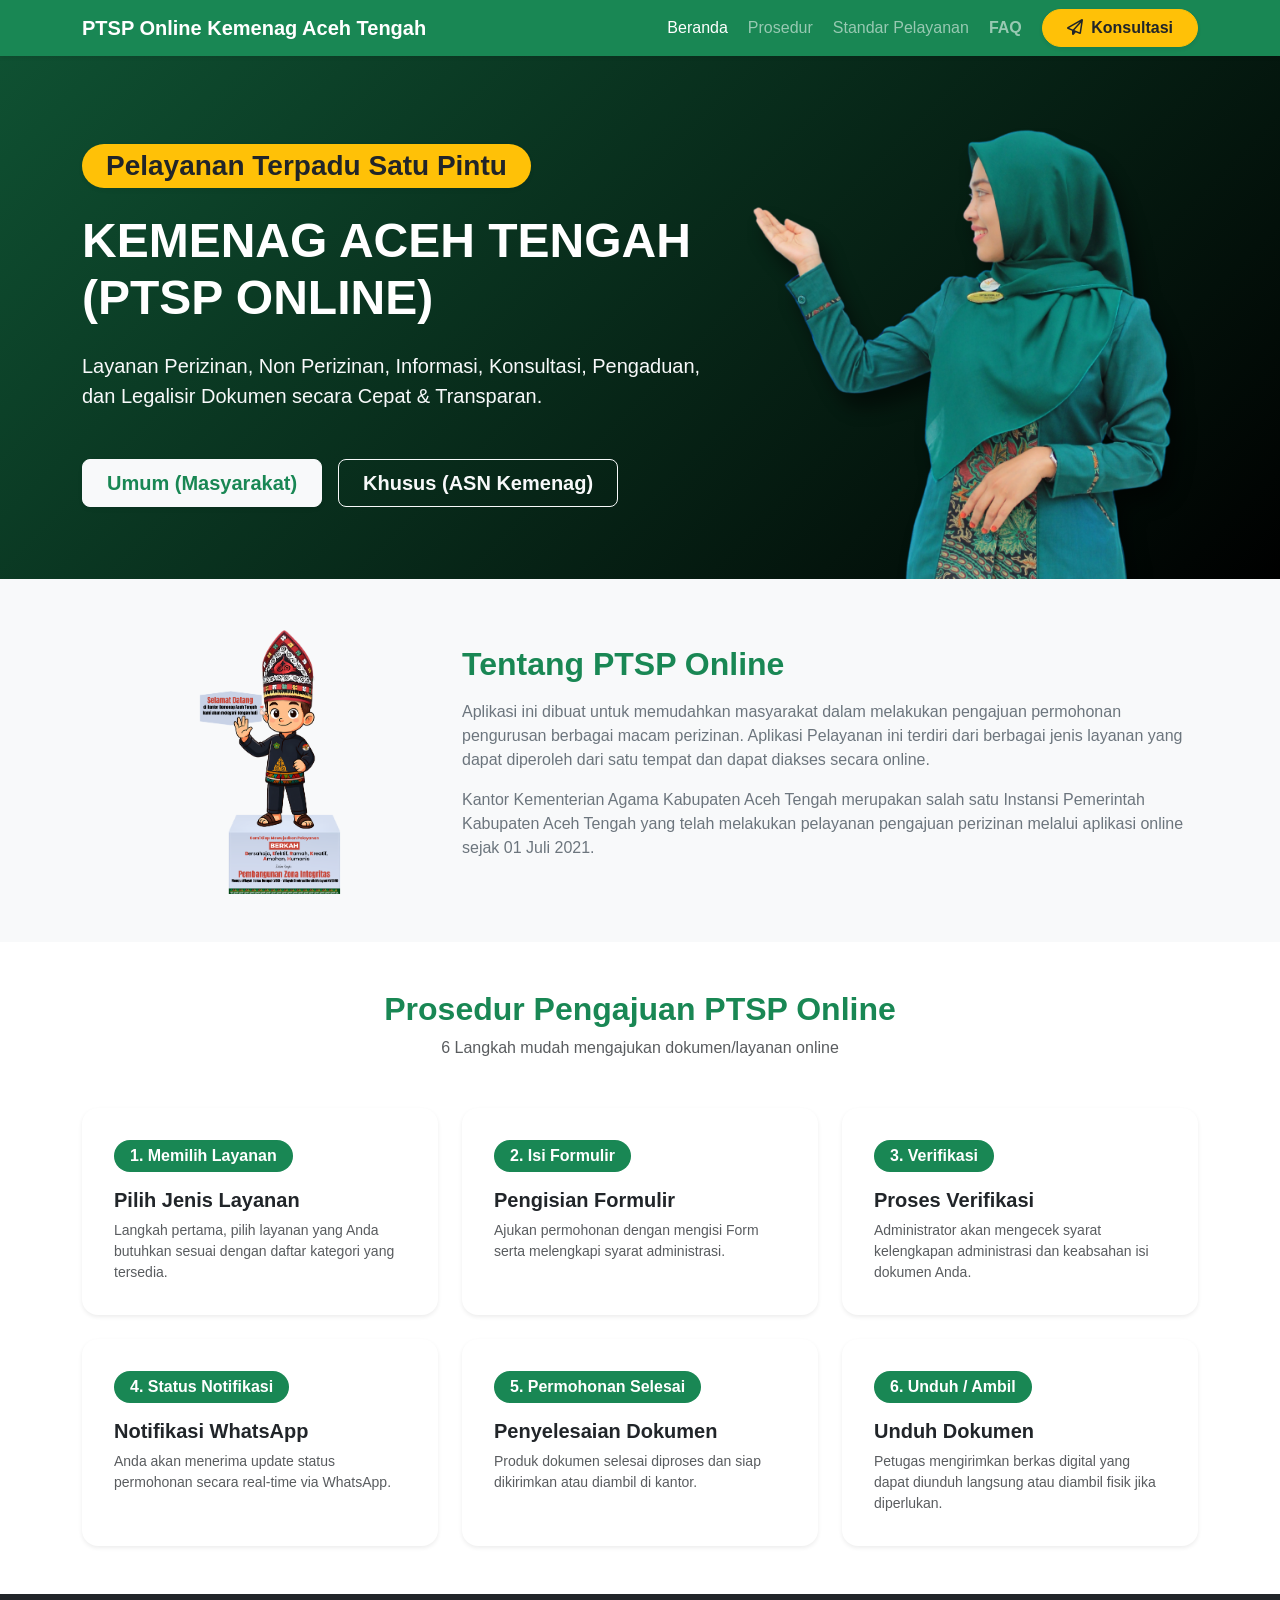
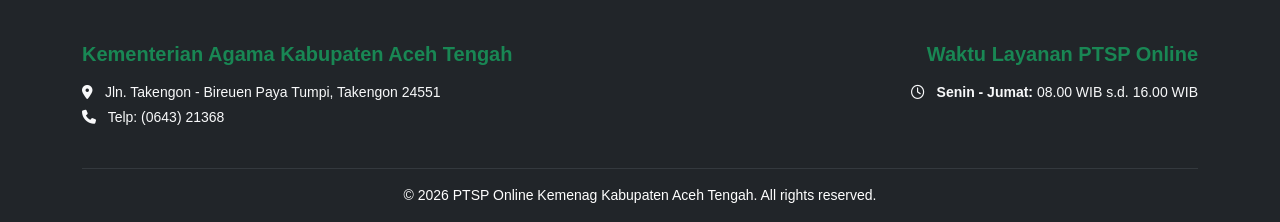
<file: index.html>
<!DOCTYPE html>
<html lang="id">
<head>
    <meta charset="UTF-8">
    <meta name="viewport" content="width=device-width, initial-scale=1.0">
    <title>PTSP Online - Kemenag Kabupaten Aceh Tengah</title>
    <link rel="icon" type="image/png" href="assets/img/logo-fav.png">

    <!-- Bootstrap 5 CDN -->
    <link href="https://cdn.jsdelivr.net/npm/bootstrap@5.3.3/dist/css/bootstrap.min.css" rel="stylesheet">
    <!-- FontAwesome CDN -->
    <link rel="stylesheet" href="https://cdnjs.cloudflare.com/ajax/libs/font-awesome/6.5.2/css/all.min.css">
    <!-- Custom CSS -->
    <link rel="stylesheet" href="css/style.css">
</head>
<body>

    <!-- NAVBAR -->
    <!-- Penampung Navbar -->
    <div id="navbar-container"></div>

    <!-- HERO SECTION -->
    <section id="beranda" class="bg-dark text-white pt-5 position-relative overflow-hidden" style="background: linear-gradient(135deg, #0f5132 0%, #000000 100%);">
        <div class="container pt-4">
            <div class="row align-items-end">
                <!-- Kolom Teks & Tombol -->
                <div class="col-lg-7 text-center text-lg-start mb-5 pb-lg-4">
                    <!-- Badge Diperbesar -->
                    <span class="badge bg-warning text-dark mb-4 px-4 py-2 fs-3 rounded-pill fw-bold shadow-sm">
                        Pelayanan Terpadu Satu Pintu
                    </span>
                    
                    <h1 class="display-5 fw-bold mb-3">KEMENAG ACEH TENGAH<br>(PTSP ONLINE)</h1>
                    <p class="lead text-light mb-4 mt-4">Layanan Perizinan, Non Perizinan, Informasi, Konsultasi, Pengaduan, dan Legalisir Dokumen secara Cepat & Transparan.</p>
                    
                    <!-- Tombol Sejajar & Tanpa Icon -->
                    <div class="d-flex flex-row flex-wrap gap-3 justify-content-center justify-content-lg-start align-items-center mt-5">
                        <a href="layanan-umum.html" class="btn btn-light btn-lg fw-bold px-4 py-2-5 shadow-sm text-success">
                            Umum (Masyarakat)
                        </a>
                        <a href="layanan-asn.html" class="btn btn-outline-light btn-lg fw-bold px-4 py-2-5">
                            Khusus (ASN Kemenag)
                        </a>
                    </div>
                </div>

                <!-- Kolom Gambar Dempet Bawah -->
                <div class="col-lg-5 text-center text-lg-end d-flex justify-content-center justify-content-lg-end align-items-end">
                    <img src="assets/img/hero-img.png" alt="Petugas PTSP Online" class="img-fluid align-self-end" style="max-height: 460px; width: auto; display: block; margin-bottom: 0;">
                </div>
            </div>
        </div>
    </section>

    <!-- TENTANG & MASKOT SECTION -->
    <section class="py-5 bg-light">
        <div class="container">
            <div class="row align-items-center g-4">
                <div class="col-md-4 text-center">
                    <img src="assets/img/maskot.png" alt="Maskot PTSP" class="img-fluid" style="max-height: 320px;">
                </div>
                <div class="col-md-8">
                    <h2 class="fw-bold text-success mb-3">Tentang PTSP Online</h2>
                    <p class="text-secondary leading-relaxed">
                        Aplikasi ini dibuat untuk memudahkan masyarakat dalam melakukan pengajuan permohonan pengurusan berbagai macam perizinan. Aplikasi Pelayanan ini terdiri dari berbagai jenis layanan yang dapat diperoleh dari satu tempat dan dapat diakses secara online.
                    </p>
                    <p class="text-secondary leading-relaxed">
                        Kantor Kementerian Agama Kabupaten Aceh Tengah merupakan salah satu Instansi Pemerintah Kabupaten Aceh Tengah yang telah melakukan pelayanan pengajuan perizinan melalui aplikasi online sejak 01 Juli 2021.
                    </p>
                </div>
            </div>
        </div>
    </section>

    <!-- PROSEDUR PENGAJUAN -->
    <section id="prosedur" class="py-5">
        <div class="container">
            <div class="text-center mb-5">
                <h2 class="fw-bold text-success">Prosedur Pengajuan PTSP Online</h2>
                <p class="text-muted">6 Langkah mudah mengajukan dokumen/layanan online</p>
            </div>

            <div class="row g-4">
                <!-- Step 1 -->
                <div class="col-md-6 col-lg-4">
                    <div class="card h-100 border-0 shadow-sm p-3 rounded-4">
                        <div class="card-body">
                            <div class="badge bg-success mb-3 px-3 py-2 fs-6 rounded-pill">1. Memilih Layanan</div>
                            <h5 class="card-title fw-bold">Pilih Jenis Layanan</h5>
                            <p class="card-text text-muted small">Langkah pertama, pilih layanan yang Anda butuhkan sesuai dengan daftar kategori yang tersedia.</p>
                        </div>
                    </div>
                </div>
                <!-- Step 2 -->
                <div class="col-md-6 col-lg-4">
                    <div class="card h-100 border-0 shadow-sm p-3 rounded-4">
                        <div class="card-body">
                            <div class="badge bg-success mb-3 px-3 py-2 fs-6 rounded-pill">2. Isi Formulir</div>
                            <h5 class="card-title fw-bold">Pengisian Formulir</h5>
                            <p class="card-text text-muted small">Ajukan permohonan dengan mengisi Form  serta melengkapi syarat administrasi.</p>
                        </div>
                    </div>
                </div>
                <!-- Step 3 -->
                <div class="col-md-6 col-lg-4">
                    <div class="card h-100 border-0 shadow-sm p-3 rounded-4">
                        <div class="card-body">
                            <div class="badge bg-success mb-3 px-3 py-2 fs-6 rounded-pill">3. Verifikasi</div>
                            <h5 class="card-title fw-bold">Proses Verifikasi</h5>
                            <p class="card-text text-muted small">Administrator akan mengecek syarat kelengkapan administrasi dan keabsahan isi dokumen Anda.</p>
                        </div>
                    </div>
                </div>
                <!-- Step 4 -->
                <div class="col-md-6 col-lg-4">
                    <div class="card h-100 border-0 shadow-sm p-3 rounded-4">
                        <div class="card-body">
                            <div class="badge bg-success mb-3 px-3 py-2 fs-6 rounded-pill">4. Status Notifikasi</div>
                            <h5 class="card-title fw-bold">Notifikasi WhatsApp</h5>
                            <p class="card-text text-muted small">Anda akan menerima update status permohonan secara real-time via WhatsApp.</p>
                        </div>
                    </div>
                </div>
                <!-- Step 5 -->
                <div class="col-md-6 col-lg-4">
                    <div class="card h-100 border-0 shadow-sm p-3 rounded-4">
                        <div class="card-body">
                            <div class="badge bg-success mb-3 px-3 py-2 fs-6 rounded-pill">5. Permohonan Selesai</div>
                            <h5 class="card-title fw-bold">Penyelesaian Dokumen</h5>
                            <p class="card-text text-muted small">Produk dokumen selesai diproses dan siap dikirimkan atau diambil di kantor.</p>
                        </div>
                    </div>
                </div>
                <!-- Step 6 -->
                <div class="col-md-6 col-lg-4">
                    <div class="card h-100 border-0 shadow-sm p-3 rounded-4">
                        <div class="card-body">
                            <div class="badge bg-success mb-3 px-3 py-2 fs-6 rounded-pill">6. Unduh / Ambil</div>
                            <h5 class="card-title fw-bold">Unduh Dokumen</h5>
                            <p class="card-text text-muted small">Petugas mengirimkan berkas digital yang dapat diunduh langsung atau diambil fisik jika diperlukan.</p>
                        </div>
                    </div>
                </div>
            </div>
        </div>
    </section>

    <!-- FOOTER -->
    <footer class="bg-dark text-white pt-5 pb-3">
        <div class="container">
            <div class="row g-4 mb-4">
                <div class="col-md-6">
                    <h5 class="fw-bold text-success mb-3">Kementerian Agama Kabupaten Aceh Tengah</h5>
                    <p class="text-light small mb-1"><i class="fa-solid fa-location-dot me-2"></i> Jln. Takengon - Bireuen Paya Tumpi, Takengon 24551</p>
                    <p class="text-light small"><i class="fa-solid fa-phone me-2"></i> Telp: (0643) 21368</p>
                </div>
                <div class="col-md-6 text-md-end">
                    <h5 class="fw-bold text-success mb-3">Waktu Layanan PTSP Online</h5>
                    <p class="text-light small mb-0"><i class="fa-regular fa-clock me-2"></i> <strong>Senin - Jumat:</strong> 08.00 WIB s.d. 16.00 WIB</p>
                </div>
            </div>
            <hr class="border-secondary">
            <div class="text-center small">
                &copy; 2026 PTSP Online Kemenag Kabupaten Aceh Tengah. All rights reserved.
            </div>
        </div>
    </footer>

    <!-- Bootstrap JS Bundle -->
    <script src="https://cdn.jsdelivr.net/npm/bootstrap@5.3.3/dist/js/bootstrap.bundle.min.js"></script>

    <!-- Penampung Modal Konsultasi -->
    <div id="modal-container"></div>

    <!-- Bootstrap JS Bundle -->
    <script src="https://cdn.jsdelivr.net/npm/bootstrap@5.3.3/dist/js/bootstrap.bundle.min.js"></script>

    <!-- Script Load Komponent Navbar & Modal -->
    <script>
        // Load Navbar
        fetch('navbar.html')
            .then(response => response.text())
            .then(data => {
                document.getElementById('navbar-container').innerHTML = data;
            });

        // Load Modal Konsultasi
        fetch('modal-konsultasi.html')
            .then(response => response.text())
            .then(data => {
                document.getElementById('modal-container').innerHTML = data;
            });
    </script>
</body>
</html>
</file>
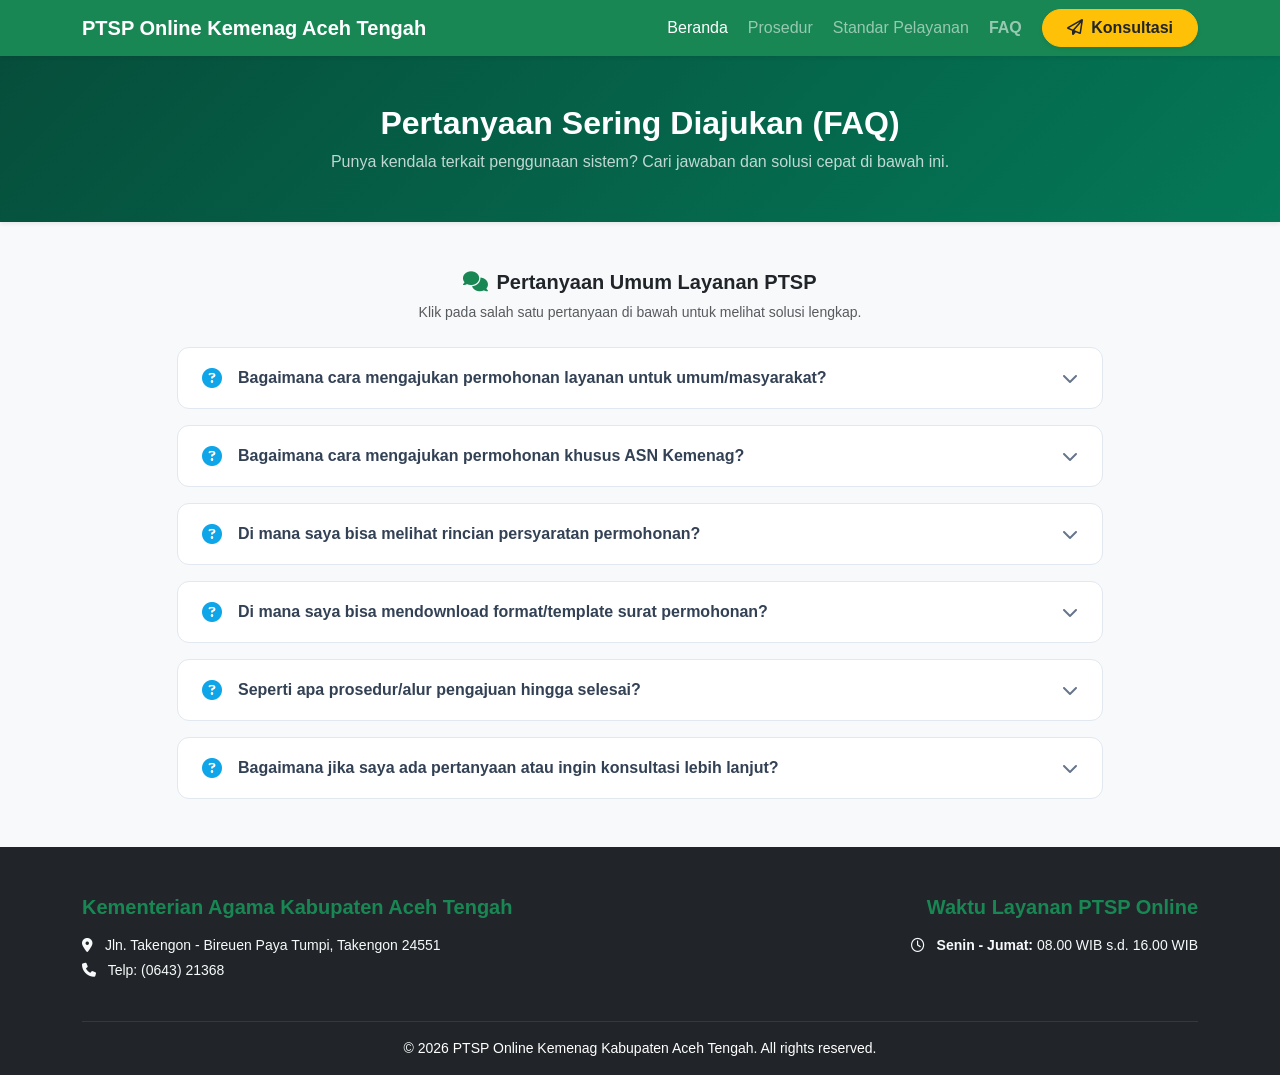
<file: faq.html>
<!DOCTYPE html>
<html lang="id">
<head>
    <meta charset="UTF-8">
    <meta name="viewport" content="width=device-width, initial-scale=1.0">
    <title>FAQ - PTSP Online Kemenag Aceh Tengah</title>
    <link rel="icon" type="image/png" href="assets/img/logo-fav.png">
    <!-- Bootstrap 5 CSS -->
    <link href="https://cdn.jsdelivr.net/npm/bootstrap@5.3.2/dist/css/bootstrap.min.css" rel="stylesheet">
    <!-- FontAwesome Icon -->
    <link rel="stylesheet" href="https://cdnjs.cloudflare.com/ajax/libs/font-awesome/6.4.2/css/all.min.css">
    <!-- Custom CSS Terpisah -->
    <link rel="stylesheet" href="css/style.css">
</head>
<body class="bg-light d-flex flex-column min-vh-100">

    <!-- NAVBAR (Dipanggil via JS) -->
    <div id="navbar-container"></div>

    <!-- HERO HEADER -->
    <section class="hero-faq py-5 text-center shadow-sm">
        <div class="container">
            <h2 class="fw-bold mb-2">Pertanyaan Sering Diajukan (FAQ)</h2>
            <p class="opacity-75 mb-0">Punya kendala terkait penggunaan sistem? Cari jawaban dan solusi cepat di bawah ini.</p>
        </div>
    </section>

    <!-- KONTEN UTAMA FAQ -->
    <main class="container my-5 flex-grow-1">
        <div class="row justify-content-center">
            <div class="col-lg-10">

                <div class="text-center mb-4">
                    <h5 class="fw-bold text-dark d-flex align-items-center justify-content-center gap-2">
                        <i class="fa-solid fa-comments text-success"></i> Pertanyaan Umum Layanan PTSP
                    </h5>
                    <p class="text-muted small">Klik pada salah satu pertanyaan di bawah untuk melihat solusi lengkap.</p>
                </div>

                <!-- CONTAINER ACCORDION -->
                <div class="accordion d-flex flex-column gap-3" id="faqAccordion">

                    <!-- FAQ 1 -->
                    <div class="faq-card">
                        <button class="faq-button collapsed" type="button" data-bs-toggle="collapse" data-bs-target="#faq1">
                            <div class="d-flex align-items-center gap-3">
                                <i class="fa-solid fa-circle-question faq-icon-question"></i>
                                <span>Bagaimana cara mengajukan permohonan layanan untuk umum/masyarakat?</span>
                            </div>
                            <i class="fa-solid fa-chevron-down faq-chevron"></i>
                        </button>
                        <div id="faq1" class="collapse" data-bs-parent="#faqAccordion">
                            <div class="faq-body border-top">
                                Permohonan layanan umum sangat mudah:
                                <ol class="mt-2 mb-0 ps-3">
                                    <li>Tekan Tombol <strong>Umum (Masyarakat)</strong> pada halaman Beranda.</li>
                                    <li>Pilih jenis layanan yang Anda butuhkan / cari sesuai seksi, lalu periksa kelengkapan syaratnya (klik di nama layanan).</li>
                                    <li>Klik tombol <strong>Isi Formulir</strong> untuk mengisi data permohonan secara online.</li>
                                    <li>Upload berkas persyaratan (Format PDF) dan kirimkan formulir.</li>
                                </ol>
                            </div>
                        </div>
                    </div>

                    <!-- FAQ 2 -->
                    <div class="faq-card">
                        <button class="faq-button collapsed" type="button" data-bs-toggle="collapse" data-bs-target="#faq2">
                            <div class="d-flex align-items-center gap-3">
                                <i class="fa-solid fa-circle-question faq-icon-question"></i>
                                <span>Bagaimana cara mengajukan permohonan khusus ASN Kemenag?</span>
                            </div>
                            <i class="fa-solid fa-chevron-down faq-chevron"></i>
                        </button>
                        <div id="faq2" class="collapse" data-bs-parent="#faqAccordion">
                            <div class="faq-body border-top">
                                Khusus Pegawai / ASN Kementerian Agama:
                                <ol class="mt-2 mb-0 ps-3">
                                    <li>Tekan Tombol <strong>Khusus (ASN Kemenag)</strong> pada halaman Beranda.</li>
                                    <li>Pilih jenis layanan yang Anda butuhkan / cari sesuai seksi, lalu periksa kelengkapan syaratnya (klik di nama layanan).</li>
                                    <li>Pastikan dokumen persyaratan seperti SK PNS, SKP, atau Surat Rekomendasi sudah siap.</li>
                                    <li>Klik <strong>Isi Formulir</strong> khusus ASN untuk melengkapi data kepegawaian Anda.</li>
                                </ol>
                            </div>
                        </div>
                    </div>

                    <!-- FAQ 3 -->
                    <div class="faq-card">
                        <button class="faq-button collapsed" type="button" data-bs-toggle="collapse" data-bs-target="#faq3">
                            <div class="d-flex align-items-center gap-3">
                                <i class="fa-solid fa-circle-question faq-icon-question"></i>
                                <span>Di mana saya bisa melihat rincian persyaratan permohonan?</span>
                            </div>
                            <i class="fa-solid fa-chevron-down faq-chevron"></i>
                        </button>
                        <div id="faq3" class="collapse" data-bs-parent="#faqAccordion">
                            <div class="faq-body border-top">
                                Seluruh rincian persyaratan dokumen tertera jelas pada tiap kartu daftar layanan di halaman <strong>Layanan Umum</strong> maupun <strong>Layanan ASN</strong>. Klik nama layanannya untuk membuka daftar checklist persyaratan dokumen.
                            </div>
                        </div>
                    </div>

                    <!-- FAQ 4 -->
                    <div class="faq-card">
                        <button class="faq-button collapsed" type="button" data-bs-toggle="collapse" data-bs-target="#faq4">
                            <div class="d-flex align-items-center gap-3">
                                <i class="fa-solid fa-circle-question faq-icon-question"></i>
                                <span>Di mana saya bisa mendownload format/template surat permohonan?</span>
                            </div>
                            <i class="fa-solid fa-chevron-down faq-chevron"></i>
                        </button>
                        <div id="faq4" class="collapse" data-bs-parent="#faqAccordion">
                            <div class="faq-body border-top">
                                Template dokumen sudah disediakan di setiap poin layanan. Cukup klik tombol biru <strong><i class="fa-brands fa-google-drive"></i> Download Template</strong> pada detail layanan yang dituju untuk mengunduh draf surat resmi dalam format Word/PDF.
                            </div>
                        </div>
                    </div>

                    <!-- FAQ 5 -->
                    <div class="faq-card">
                        <button class="faq-button collapsed" type="button" data-bs-toggle="collapse" data-bs-target="#faq5">
                            <div class="d-flex align-items-center gap-3">
                                <i class="fa-solid fa-circle-question faq-icon-question"></i>
                                <span>Seperti apa prosedur/alur pengajuan hingga selesai?</span>
                            </div>
                            <i class="fa-solid fa-chevron-down faq-chevron"></i>
                        </button>
                        <div id="faq5" class="collapse" data-bs-parent="#faqAccordion">
                            <div class="faq-body border-top">
                                Prosedur/Alur pelayanan PTSP Online sudah tertera di menu <strong>PRosedur</strong> pada navigasi menu paling atas.
                                
                            </div>
                        </div>
                    </div>

                    <!-- FAQ 6 -->
                    <div class="faq-card">
                        <button class="faq-button collapsed" type="button" data-bs-toggle="collapse" data-bs-target="#faq6">
                            <div class="d-flex align-items-center gap-3">
                                <i class="fa-solid fa-circle-question faq-icon-question"></i>
                                <span>Bagaimana jika saya ada pertanyaan atau ingin konsultasi lebih lanjut?</span>
                            </div>
                            <i class="fa-solid fa-chevron-down faq-chevron"></i>
                        </button>
                        <div id="faq6" class="collapse" data-bs-parent="#faqAccordion">
                            <div class="faq-body border-top">
                                Jika mengalami kendala atau butuh informasi tambahan, Anda dapat menekan tombol kuning <strong><i class="fa-solid fa-paper-plane"></i> Konsultasi</strong> di navbar atas untuk menghubungi petugas via WhatsApp atau layanan bantuan PTSP.
                            </div>
                        </div>
                    </div>

                </div>

            </div>
        </div>
    </main>

    <!-- PENAMPUNG MODAL KONSULTASI -->
    <div id="modal-container"></div>

    <!-- FOOTER -->
    <footer class="bg-dark text-white pt-5 pb-3">
        <div class="container">
            <div class="row g-4 mb-4">
                <div class="col-md-6">
                    <h5 class="fw-bold text-success mb-3">Kementerian Agama Kabupaten Aceh Tengah</h5>
                    <p class="text-light small mb-1"><i class="fa-solid fa-location-dot me-2"></i> Jln. Takengon - Bireuen Paya Tumpi, Takengon 24551</p>
                    <p class="text-light small"><i class="fa-solid fa-phone me-2"></i> Telp: (0643) 21368</p>
                </div>
                <div class="col-md-6 text-md-end">
                    <h5 class="fw-bold text-success mb-3">Waktu Layanan PTSP Online</h5>
                    <p class="text-light small mb-0"><i class="fa-regular fa-clock me-2"></i> <strong>Senin - Jumat:</strong> 08.00 WIB s.d. 16.00 WIB</p>
                </div>
            </div>
            <hr class="border-secondary">
            <div class="text-center small">
                &copy; 2026 PTSP Online Kemenag Kabupaten Aceh Tengah. All rights reserved.
            </div>
        </div>
    </footer>

    <!-- Script Bootstrap -->
    <script src="https://cdn.jsdelivr.net/npm/bootstrap@5.3.2/dist/js/bootstrap.bundle.min.js"></script>

    <!-- Load Component Modules -->
    <script>
        fetch('navbar.html')
            .then(res => res.text())
            .then(data => {
                document.getElementById('navbar-container').innerHTML = data;
            });

        fetch('modal-konsultasi.html')
            .then(res => res.text())
            .then(data => {
                document.getElementById('modal-container').innerHTML = data;
            });
    </script>
</body>
</html>
</file>
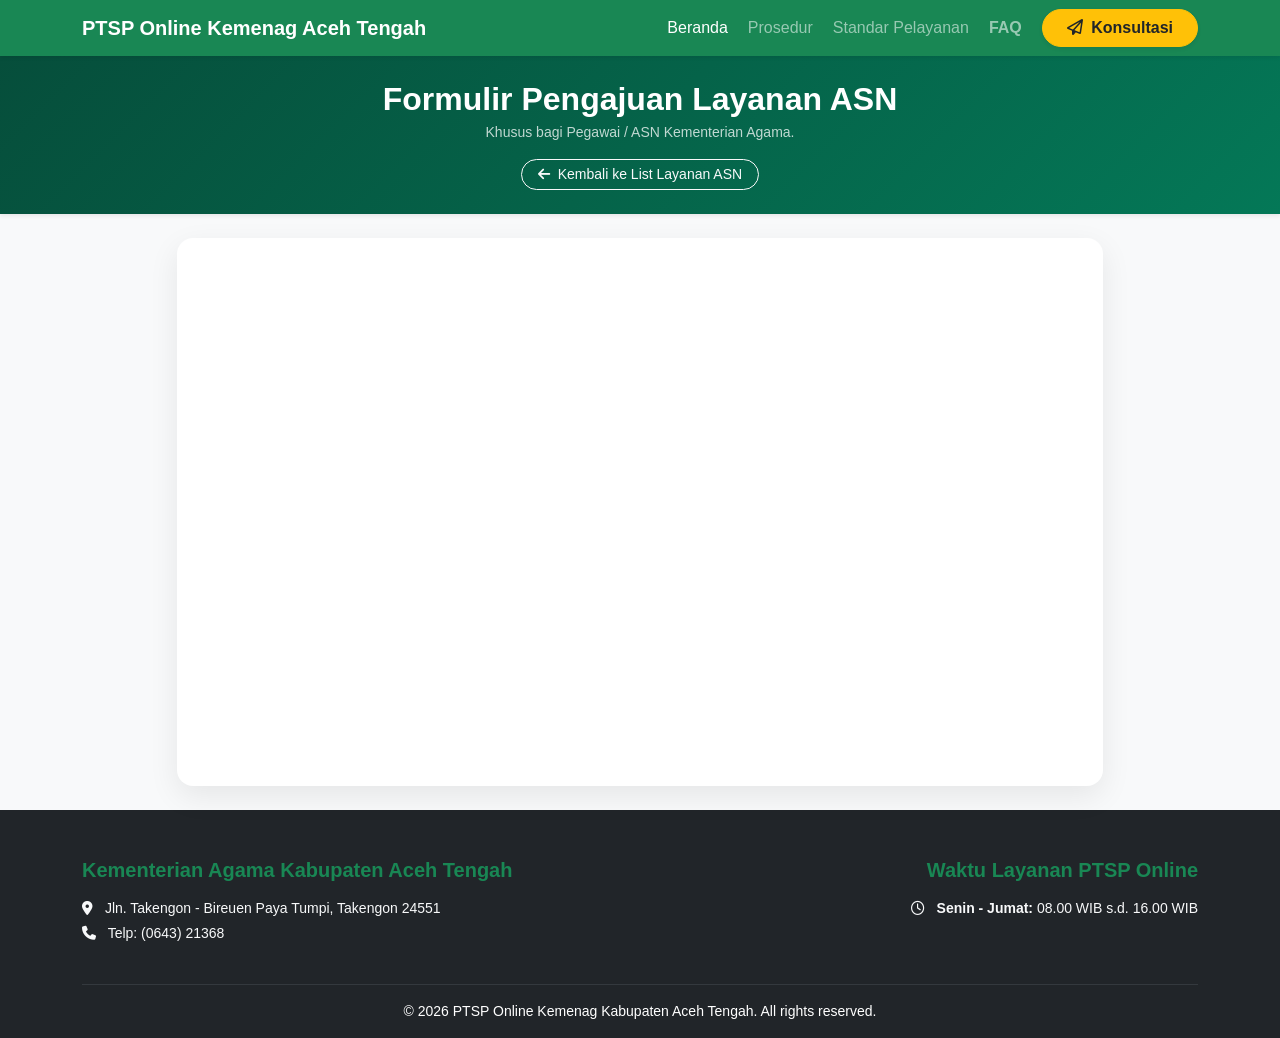
<file: form-layanan-asn.html>
<!DOCTYPE html>
<html lang="id">
<head>
    <meta charset="UTF-8">
    <meta name="viewport" content="width=device-width, initial-scale=1.0">
    <title>Formulir Layanan Khusus ASN - PTSP Online</title>
    <link rel="icon" type="image/png" href="assets/img/logo-fav.png">
    <!-- Bootstrap 5 CSS -->
    <link href="https://cdn.jsdelivr.net/npm/bootstrap@5.3.2/dist/css/bootstrap.min.css" rel="stylesheet">
    <!-- FontAwesome Icon -->
    <link rel="stylesheet" href="https://cdnjs.cloudflare.com/ajax/libs/font-awesome/6.4.2/css/all.min.css">
    <!-- Custom CSS Terpisah -->
    <link rel="stylesheet" href="css/style.css">
</head>
<body class="bg-light d-flex flex-column min-vh-100">

    <!-- NAVBAR (Dipanggil via JS) -->
    <div id="navbar-container"></div>

    <!-- HERO HEADER -->
    <section class="hero-form-asn py-4 shadow-sm">
        <div class="container text-center">
            <h2 class="fw-bold mb-1">Formulir Pengajuan Layanan ASN</h2>
            <p class="small opacity-75 mb-3">Khusus bagi Pegawai / ASN Kementerian Agama.</p>
            <a href="layanan-asn.html" class="btn btn-sm btn-outline-light rounded-pill px-3">
                <i class="fa-solid fa-arrow-left me-1"></i> Kembali ke List Layanan ASN
            </a>
        </div>
    </section>

    <!-- KONTEN FORMULIR EMBED TALLY -->
    <main class="container my-4 flex-grow-1">
        <div class="row justify-content-center">
            <div class="col-lg-10">
                <div class="card form-card p-2 p-md-4">

                    <!-- EMBED TALLY FORM LAYANAN KHUSUS ASN -->
                    <!-- Ganti ID '3x1O2W' di bawah ini dengan ID Form Tally Layanan ASN Anda -->
                    <iframe 
                        data-tally-src="https://tally.so/embed/3EB8ro?alignLeft=1&hideTitle=1&transparentBackground=1&dynamicHeight=1" 
                        loading="lazy" 
                        width="100%" 
                        height="500" 
                        frameborder="0" 
                        marginheight="0" 
                        marginwidth="0" 
                        title="Formulir Layanan Khusus ASN">
                    </iframe>

                </div>
            </div>
        </div>
    </main>

    <!-- PENAMPUNG MODAL KONSULTASI -->
    <div id="modal-container"></div>

    <!-- FOOTER -->
    <footer class="bg-dark text-white pt-5 pb-3">
        <div class="container">
            <div class="row g-4 mb-4">
                <div class="col-md-6">
                    <h5 class="fw-bold text-success mb-3">Kementerian Agama Kabupaten Aceh Tengah</h5>
                    <p class="text-light small mb-1"><i class="fa-solid fa-location-dot me-2"></i> Jln. Takengon - Bireuen Paya Tumpi, Takengon 24551</p>
                    <p class="text-light small"><i class="fa-solid fa-phone me-2"></i> Telp: (0643) 21368</p>
                </div>
                <div class="col-md-6 text-md-end">
                    <h5 class="fw-bold text-success mb-3">Waktu Layanan PTSP Online</h5>
                    <p class="text-light small mb-0"><i class="fa-regular fa-clock me-2"></i> <strong>Senin - Jumat:</strong> 08.00 WIB s.d. 16.00 WIB</p>
                </div>
            </div>
            <hr class="border-secondary">
            <div class="text-center small">
                &copy; 2026 PTSP Online Kemenag Kabupaten Aceh Tengah. All rights reserved.
            </div>
        </div>
    </footer>

    <!-- Script Bootstrap & Tally Embed SDK -->
    <script src="https://cdn.jsdelivr.net/npm/bootstrap@5.3.2/dist/js/bootstrap.bundle.min.js"></script>
    <script async src="https://tally.so/widgets/embed.js"></script>

    <!-- Load Component Modules -->
    <script>
        // 1. Load Navbar & Modal Konsultasi
        fetch('navbar.html')
            .then(res => res.text())
            .then(data => {
                document.getElementById('navbar-container').innerHTML = data;
            });

        fetch('modal-konsultasi.html')
            .then(res => res.text())
            .then(data => {
                document.getElementById('modal-container').innerHTML = data;
            });
    </script>
</body>
</html>
</file>
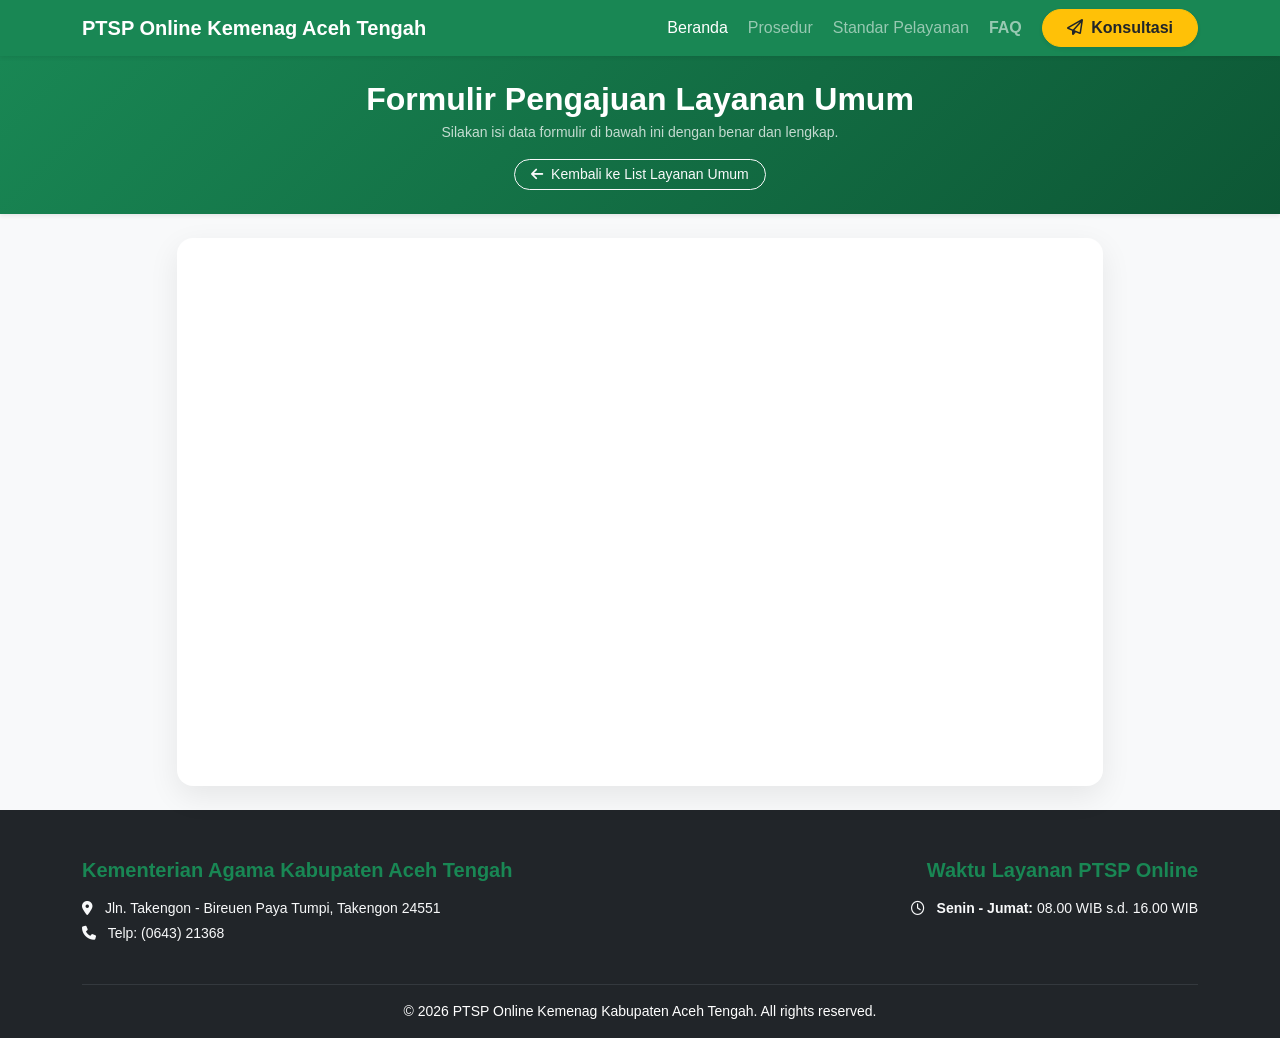
<file: form-layanan-umum.html>
<!DOCTYPE html>
<html lang="id">
<head>
    <meta charset="UTF-8">
    <meta name="viewport" content="width=device-width, initial-scale=1.0">
    <title>Formulir Layanan Umum - PTSP Online</title>
    <link rel="icon" type="image/png" href="assets/img/logo-fav.png">
    <!-- Bootstrap 5 CSS -->
    <link href="https://cdn.jsdelivr.net/npm/bootstrap@5.3.2/dist/css/bootstrap.min.css" rel="stylesheet">
    <!-- FontAwesome Icon -->
    <link rel="stylesheet" href="https://cdnjs.cloudflare.com/ajax/libs/font-awesome/6.4.2/css/all.min.css">
    <!-- Custom CSS Terpisah -->
    <link rel="stylesheet" href="css/style.css">
</head>
<body class="bg-light d-flex flex-column min-vh-100">

    <!-- NAVBAR (Dipanggil via JS) -->
    <div id="navbar-container"></div>

    <!-- HERO HEADER -->
    <section class="hero-form-umum py-4 shadow-sm">
        <div class="container text-center">
            <h2 class="fw-bold mb-1">Formulir Pengajuan Layanan Umum</h2>
            <p class="small opacity-75 mb-3">Silakan isi data formulir di bawah ini dengan benar dan lengkap.</p>
            <a href="layanan-umum.html" class="btn btn-sm btn-outline-light rounded-pill px-3">
                <i class="fa-solid fa-arrow-left me-1"></i> Kembali ke List Layanan Umum
            </a>
        </div>
    </section>

    <!-- KONTEN FORMULIR EMBED TALLY -->
    <main class="container my-4 flex-grow-1">
        <div class="row justify-content-center">
            <div class="col-lg-10">
                <div class="card form-card p-2 p-md-4">
                    
                    <!-- EMBED TALLY FORM LAYANAN UMUM -->
                    <!-- Ganti ID '3x1O2W' di bawah ini dengan ID Form Tally Layanan Umum Anda -->
                    <iframe 
                        data-tally-src="https://tally.so/embed/mDJBXl?alignLeft=1&hideTitle=1&transparentBackground=1&dynamicHeight=1" 
                        loading="lazy" 
                        width="100%" 
                        height="500" 
                        frameborder="0" 
                        marginheight="0" 
                        marginwidth="0" 
                        title="Formulir Layanan Umum">
                    </iframe>

                </div>
            </div>
        </div>
    </main>

    <!-- PENAMPUNG MODAL KONSULTASI -->
    <div id="modal-container"></div>

    <!-- FOOTER -->
    <footer class="bg-dark text-white pt-5 pb-3">
        <div class="container">
            <div class="row g-4 mb-4">
                <div class="col-md-6">
                    <h5 class="fw-bold text-success mb-3">Kementerian Agama Kabupaten Aceh Tengah</h5>
                    <p class="text-light small mb-1"><i class="fa-solid fa-location-dot me-2"></i> Jln. Takengon - Bireuen Paya Tumpi, Takengon 24551</p>
                    <p class="text-light small"><i class="fa-solid fa-phone me-2"></i> Telp: (0643) 21368</p>
                </div>
                <div class="col-md-6 text-md-end">
                    <h5 class="fw-bold text-success mb-3">Waktu Layanan PTSP Online</h5>
                    <p class="text-light small mb-0"><i class="fa-regular fa-clock me-2"></i> <strong>Senin - Jumat:</strong> 08.00 WIB s.d. 16.00 WIB</p>
                </div>
            </div>
            <hr class="border-secondary">
            <div class="text-center small">
                &copy; 2026 PTSP Online Kemenag Kabupaten Aceh Tengah. All rights reserved.
            </div>
        </div>
    </footer>

    <!-- Script Bootstrap & Tally Embed SDK -->
    <script src="https://cdn.jsdelivr.net/npm/bootstrap@5.3.2/dist/js/bootstrap.bundle.min.js"></script>
    <script async src="https://tally.so/widgets/embed.js"></script>

    <!-- Load Component Modules -->
    <script>
        // 1. Load Navbar & Modal Konsultasi
        fetch('navbar.html')
            .then(res => res.text())
            .then(data => {
                document.getElementById('navbar-container').innerHTML = data;
            });

        fetch('modal-konsultasi.html')
            .then(res => res.text())
            .then(data => {
                document.getElementById('modal-container').innerHTML = data;
            });
    </script>
</body>
</html>
</file>
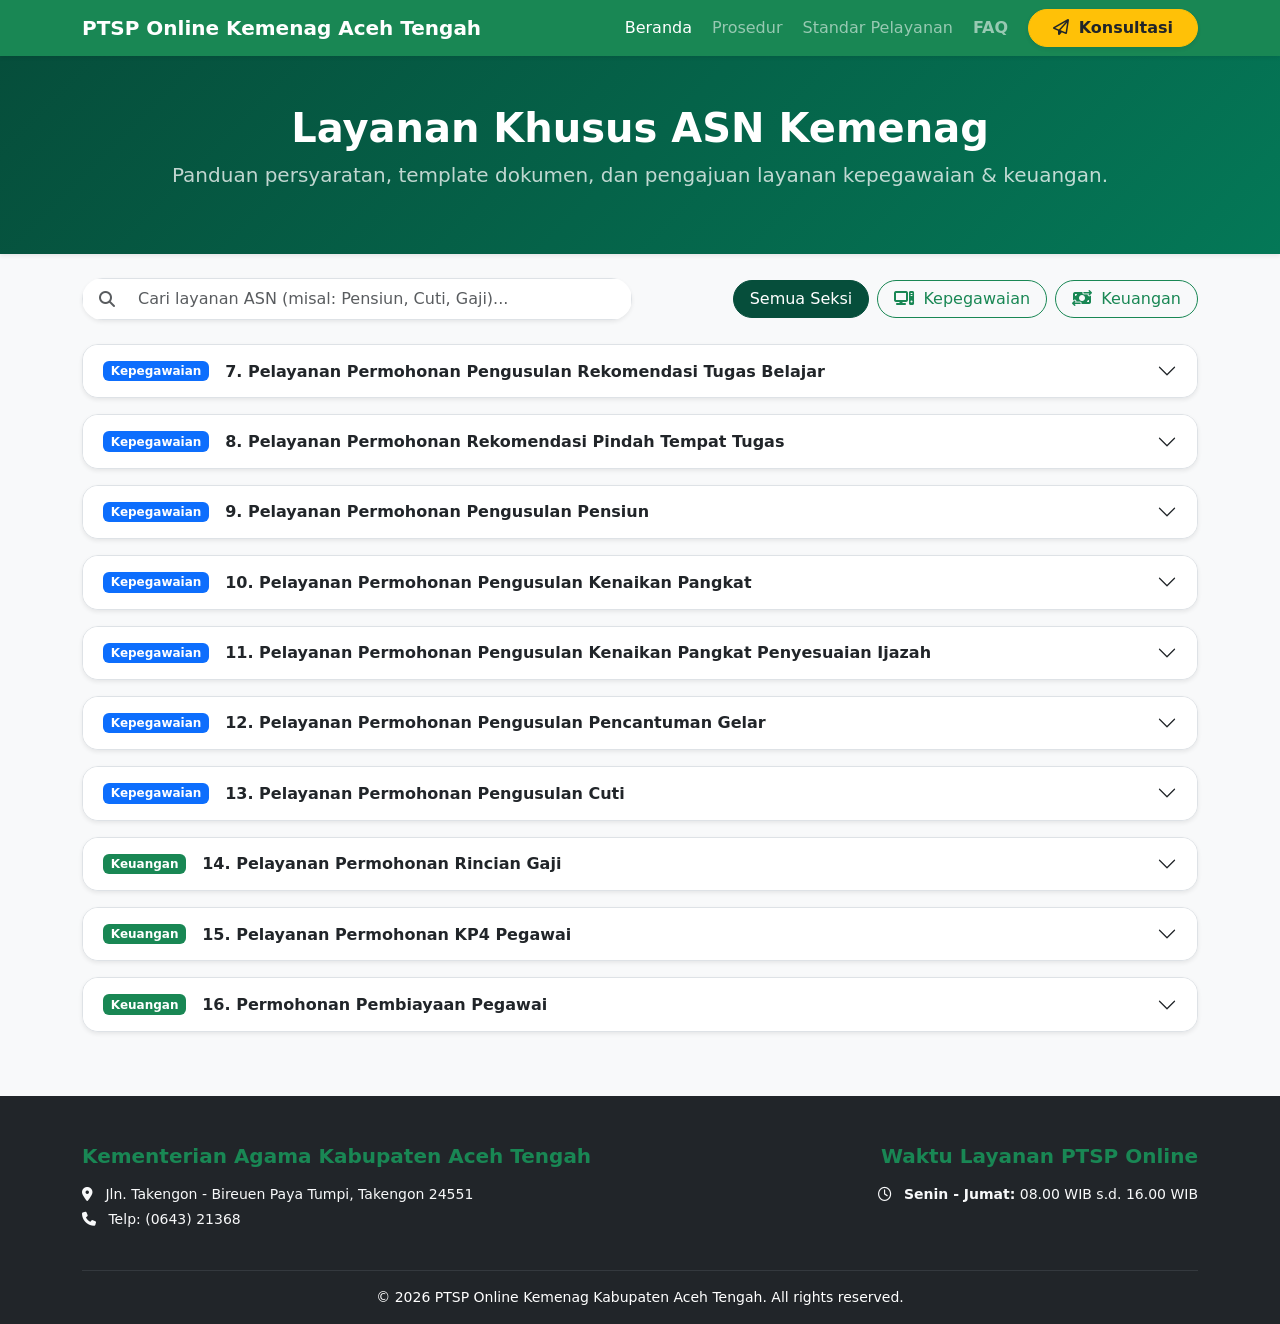
<file: layanan-asn.html>
<!DOCTYPE html>
<html lang="id">
<head>
    <meta charset="UTF-8">
    <meta name="viewport" content="width=device-width, initial-scale=1.0">
    <title>Layanan Khusus ASN Kemenag</title>
    <link rel="icon" type="image/png" href="assets/img/logo-fav.png">
    <!-- Bootstrap 5 CSS -->
    <link href="https://cdn.jsdelivr.net/npm/bootstrap@5.3.2/dist/css/bootstrap.min.css" rel="stylesheet">
    <!-- FontAwesome Icon -->
    <link rel="stylesheet" href="https://cdnjs.cloudflare.com/ajax/libs/font-awesome/6.4.2/css/all.min.css">
    <style>
        .hero-asn {
            background: linear-gradient(135deg, #064e3b 0%, #047857 100%);
            color: white;
        }
        .btn-filter.active {
            background-color: #064e3b !important;
            color: white !important;
            border-color: #064e3b !important;
        }
    </style>
</head>
<body class="bg-light d-flex flex-column min-vh-100">

    <!-- NAVBAR (Dipanggil via JS) -->
    <div id="navbar-container"></div>

    <!-- ================= HERO / HEADER ================= -->
    <section class="hero-asn py-5 text-center mb-4 shadow-sm">
        <div class="container">
            <h1 class="fw-bold mb-2">Layanan Khusus ASN Kemenag</h1>
            <p class="lead opacity-75 mb-3">Panduan persyaratan, template dokumen, dan pengajuan layanan kepegawaian & keuangan.</p>
        </div>
    </section>

    <!-- ================= KONTEN UTAMA ================= -->
    <main class="container mb-5 flex-grow-1">
        
        <!-- Bar Search & Filter -->
        <div class="row g-3 mb-4 align-items-center">
            <div class="col-md-6">
                <div class="input-group shadow-sm rounded-pill overflow-hidden">
                    <span class="input-group-text bg-white border-end-0 ps-3"><i class="fa-solid fa-magnifying-glass text-muted"></i></span>
                    <input type="text" id="searchInput" class="form-control border-start-0 py-2" placeholder="Cari layanan ASN (misal: Pensiun, Cuti, Gaji)...">
                </div>
            </div>
            <div class="col-md-6 d-flex gap-2 justify-content-md-end flex-wrap">
                <button class="btn btn-outline-success btn-filter active rounded-pill px-3" onclick="filterSeksi('semua', this)">Semua Seksi</button>
                <button class="btn btn-outline-success btn-filter rounded-pill px-3" onclick="filterSeksi('kepegawaian', this)">
                   <i class="fa-solid fa-computer me-1"></i> Kepegawaian
                </button>
                <button class="btn btn-outline-success btn-filter rounded-pill px-3" onclick="filterSeksi('keuangan', this)">
                   <i class="fa-solid fa-money-bill-transfer me-1"></i> Keuangan
                </button>
            </div>
        </div>

        <!-- Daftar Accordion Layanan ASN -->
        <div class="accordion" id="accordionLayanan">

            <!-- ================= SEKSI KEPEGAWAIAN ================= -->

            <!-- Layanan 7 -->
            <div class="accordion-item border rounded-4 mb-3 overflow-hidden shadow-sm item-layanan" data-seksi="kepegawaian" data-keywords="7 permohonan pengusulan rekomendasi tugas belajar kepegawaian asn kemenag">
                <h2 class="accordion-header">
                    <button class="accordion-button collapsed fw-bold text-dark fs-6 py-3" type="button" data-bs-toggle="collapse" data-bs-target="#layanan7">
                        <span class="badge bg-primary me-3">Kepegawaian</span> 7. Pelayanan Permohonan Pengusulan Rekomendasi Tugas Belajar
                    </button>
                </h2>
                <div id="layanan7" class="accordion-collapse collapse" data-bs-parent="#accordionLayanan">
                    <div class="accordion-body bg-light p-4">
                        <h6 class="fw-bold text-success mb-2"><i class="fa-solid fa-clipboard-list me-2"></i>Persyaratan Dokumen:</h6>
                        <ul class="text-secondary small mb-4">
                            <li>Surat Pengantar</li>
                            <li>SK CPNS</li>
                            <li>SK PNS</li>
                            <li>SK Pangkat Terakhir</li>
                            <li>SKP / Kinerja (2 Tahun Terakhir)</li>
                            <li>Surat Perjanjian Tugas Belajar dengan Kemenag Kab/Kota</li>
                            <li>Surat Perjanjian Tugas Belajar dengan Kanwil</li>
                            <li>Akreditasi Kampus dan Prodi</li>
                            <li>Surat Keterangan Kuliah</li>
                            <li>Jadwal Kuliah</li>
                            <li>Surat Pernyataan Biaya Mandiri</li>
                            <li>Surat Pernyataan Menyatakan Kesediaan Untuk Tugas Belajar dari Atasan Langsung</li>
                        </ul>
                        <div class="d-flex flex-wrap gap-2 pt-2 border-top">
                            <a href="https://drive.google.com/drive/folders/1IWLthw5uuzjG77m_ttsMOaKly18ef-oh?usp=sharing" target="_blank" class="btn btn-sm btn-outline-primary fw-bold rounded-pill px-3">
                                <i class="fa-brands fa-google-drive me-1"></i> Download Template
                            </a>
                            <a href="form-layanan-asn.html" target="_blank" class="btn btn-sm btn-success fw-bold rounded-pill px-3 ms-auto">
                                <i class="fa-regular fa-pen-to-square me-1"></i> Isi Formulir
                            </a>
                        </div>
                    </div>
                </div>
            </div>

            <!-- Layanan 8 -->
            <div class="accordion-item border rounded-4 mb-3 overflow-hidden shadow-sm item-layanan" data-seksi="kepegawaian" data-keywords="8 permohonan rekomendasi pindah tempat tugas mutasi kepegawaian asn kemenag">
                <h2 class="accordion-header">
                    <button class="accordion-button collapsed fw-bold text-dark fs-6 py-3" type="button" data-bs-toggle="collapse" data-bs-target="#layanan8">
                        <span class="badge bg-primary me-3">Kepegawaian</span> 8. Pelayanan Permohonan Rekomendasi Pindah Tempat Tugas
                    </button>
                </h2>
                <div id="layanan8" class="accordion-collapse collapse" data-bs-parent="#accordionLayanan">
                    <div class="accordion-body bg-light p-4">
                        <h6 class="fw-bold text-success mb-2"><i class="fa-solid fa-clipboard-list me-2"></i>Persyaratan Dokumen:</h6>
                        <ul class="text-secondary small mb-4">
                            <li>Permohonan Pindah Tugas</li>
                            <li>Surat Keterangan Lulus Butuh</li>
                            <li>Surat Rekomendasi dari Tempat Tugas Asal</li>
                            <li>SK CPNS</li>
                            <li>SK PNS</li>
                            <li>SK Pangkat Terakhir</li>
                            <li>Kinerja (2 Tahun Terakhir)</li>
                            <li>Anjab ABK</li>
                            <li>Peta Jabatan</li>
                        </ul>
                        <div class="d-flex flex-wrap gap-2 pt-2 border-top">
                            <a href="https://drive.google.com/drive/folders/1IWLthw5uuzjG77m_ttsMOaKly18ef-oh?usp=sharing" target="_blank" class="btn btn-sm btn-outline-primary fw-bold rounded-pill px-3">
                                <i class="fa-brands fa-google-drive me-1"></i> Download Template
                            </a>
                            <a href="form-layanan-asn.html" target="_blank" class="btn btn-sm btn-success fw-bold rounded-pill px-3 ms-auto">
                                <i class="fa-regular fa-pen-to-square me-1"></i> Isi Formulir
                            </a>
                        </div>
                    </div>
                </div>
            </div>

            <!-- Layanan 9 -->
            <div class="accordion-item border rounded-4 mb-3 overflow-hidden shadow-sm item-layanan" data-seksi="kepegawaian" data-keywords="9 permohonan pengusulan pensiun purnatugas kepegawaian asn kemenag">
                <h2 class="accordion-header">
                    <button class="accordion-button collapsed fw-bold text-dark fs-6 py-3" type="button" data-bs-toggle="collapse" data-bs-target="#layanan9">
                        <span class="badge bg-primary me-3">Kepegawaian</span> 9. Pelayanan Permohonan Pengusulan Pensiun
                    </button>
                </h2>
                <div id="layanan9" class="accordion-collapse collapse" data-bs-parent="#accordionLayanan">
                    <div class="accordion-body bg-light p-4">
                        <h6 class="fw-bold text-success mb-2"><i class="fa-solid fa-clipboard-list me-2"></i>Persyaratan Dokumen:</h6>
                        <ul class="text-secondary small mb-4">
                            <li>SK PNS</li>
                            <li>SK Pangkat Terakhir</li>
                            <li>Kinerja <em>(2 Tahun Terakhir)</em></li>
                            <li>Buku Nikah</li>
                            <li>Akta Kelahiran Anak</li>
                            <li>Buku Rekening</li>
                            <li>NPWP</li>
                            <li>KTP</li>
                            <li>Kartu Keluarga</li>
                            <li>KGB terakhir</li>
                            <li>Surat Keterangan Aktif Belajar/Kuliah</li>
                            <li>Foto 3x4 Latar Belakang Merah</li>
                            <li>Karis/Karsu</li>
                            <li>Akta Kematian <em>(Untuk Pensiun Meninggal Dunia)</em></li>
                            <li>Surat Keterangan Janda/Duda <em>(Untuk Pensiun Meninggal Dunia)</em></li>
                        </ul>
                        <div class="d-flex flex-wrap gap-2 pt-2 border-top">
                            <a href="https://drive.google.com/drive/folders/1IWLthw5uuzjG77m_ttsMOaKly18ef-oh?usp=sharing" target="_blank" class="btn btn-sm btn-outline-primary fw-bold rounded-pill px-3">
                                <i class="fa-brands fa-google-drive me-1"></i> Download Template
                            </a>
                            <a href="form-layanan-asn.html" target="_blank" class="btn btn-sm btn-success fw-bold rounded-pill px-3 ms-auto">
                                <i class="fa-regular fa-pen-to-square me-1"></i> Isi Formulir
                            </a>
                        </div>
                    </div>
                </div>
            </div>

            <!-- Layanan 10 -->
            <div class="accordion-item border rounded-4 mb-3 overflow-hidden shadow-sm item-layanan" data-seksi="kepegawaian" data-keywords="10 permohonan pengusulan kenaikan pangkat kp kepegawaian asn kemenag">
                <h2 class="accordion-header">
                    <button class="accordion-button collapsed fw-bold text-dark fs-6 py-3" type="button" data-bs-toggle="collapse" data-bs-target="#layanan10">
                        <span class="badge bg-primary me-3">Kepegawaian</span> 10. Pelayanan Permohonan Pengusulan Kenaikan Pangkat
                    </button>
                </h2>
                <div id="layanan10" class="accordion-collapse collapse" data-bs-parent="#accordionLayanan">
                    <div class="accordion-body bg-light p-4">
                        <h6 class="fw-bold text-success mb-2"><i class="fa-solid fa-clipboard-list me-2"></i>Persyaratan Dokumen:</h6>
                        <ul class="text-secondary small mb-4">
                            <li>SK PNS</li>
                            <li>SK Pangkat Terakhir</li>
                            <li>Kinerja <em>(2 Tahun Terakhir)</em></li>
                            <li><em>SK Jabatan Terakhir</em></li>
                            <li><em>PAK ( Bagi pengusulan jabatan fungsional )</em></li>
                        </ul>
                        <div class="d-flex flex-wrap gap-2 pt-2 border-top">
                            <a href="https://drive.google.com/drive/folders/1IWLthw5uuzjG77m_ttsMOaKly18ef-oh?usp=sharing" target="_blank" class="btn btn-sm btn-outline-primary fw-bold rounded-pill px-3">
                                <i class="fa-brands fa-google-drive me-1"></i> Download Template
                            </a>
                            <a href="form-layanan-asn.html" target="_blank" class="btn btn-sm btn-success fw-bold rounded-pill px-3 ms-auto">
                                <i class="fa-regular fa-pen-to-square me-1"></i> Isi Formulir
                            </a>
                        </div>
                    </div>
                </div>
            </div>

            <!-- Layanan 11 -->
            <div class="accordion-item border rounded-4 mb-3 overflow-hidden shadow-sm item-layanan" data-seksi="kepegawaian" data-keywords="11 permohonan pengusulan kenaikan pangkat penyesuaian ijazah pi kepegawaian asn kemenag">
                <h2 class="accordion-header">
                    <button class="accordion-button collapsed fw-bold text-dark fs-6 py-3" type="button" data-bs-toggle="collapse" data-bs-target="#layanan11">
                        <span class="badge bg-primary me-3">Kepegawaian</span> 11. Pelayanan Permohonan Pengusulan Kenaikan Pangkat Penyesuaian Ijazah
                    </button>
                </h2>
                <div id="layanan11" class="accordion-collapse collapse" data-bs-parent="#accordionLayanan">
                    <div class="accordion-body bg-light p-4">
                        <h6 class="fw-bold text-success mb-2"><i class="fa-solid fa-clipboard-list me-2"></i>Persyaratan Dokumen:</h6>
                        <ul class="text-secondary small mb-4">
                            <li>SK PNS</li>
                            <li>SK Pangkat Terakhir</li>
                            <li>Kinerja <em>(2 Tahun Terakhir)</em></li>
                            <li>Surat Tanda Lulus Uji Kompetensi/Ujian Dinas</li>
                            <li>Surat Tugas Belajar</li>
                            <li>Ijazah dan Transkrip</li>
                            <li>Uraian Tugas</li>
                            <li>Anjab ABK</li>
                            <li>Peta Jabatan</li>
                        </ul>
                        <div class="d-flex flex-wrap gap-2 pt-2 border-top">
                            <a href="https://drive.google.com/drive/folders/1IWLthw5uuzjG77m_ttsMOaKly18ef-oh?usp=sharing" target="_blank" class="btn btn-sm btn-outline-primary fw-bold rounded-pill px-3">
                                <i class="fa-brands fa-google-drive me-1"></i> Download Template
                            </a>
                            <a href="form-layanan-asn.html" target="_blank" class="btn btn-sm btn-success fw-bold rounded-pill px-3 ms-auto">
                                <i class="fa-regular fa-pen-to-square me-1"></i> Isi Formulir
                            </a>
                        </div>
                    </div>
                </div>
            </div>

            <!-- Layanan 12 -->
            <div class="accordion-item border rounded-4 mb-3 overflow-hidden shadow-sm item-layanan" data-seksi="kepegawaian" data-keywords="12 permohonan pengusulan pencantuman gelar kepegawaian asn kemenag">
                <h2 class="accordion-header">
                    <button class="accordion-button collapsed fw-bold text-dark fs-6 py-3" type="button" data-bs-toggle="collapse" data-bs-target="#layanan12">
                        <span class="badge bg-primary me-3">Kepegawaian</span> 12. Pelayanan Permohonan Pengusulan Pencantuman Gelar
                    </button>
                </h2>
                <div id="layanan12" class="accordion-collapse collapse" data-bs-parent="#accordionLayanan">
                    <div class="accordion-body bg-light p-4">
                        <h6 class="fw-bold text-success mb-2"><i class="fa-solid fa-clipboard-list me-2"></i>Persyaratan Dokumen:</h6>
                        <ul class="text-secondary small mb-4">
                            <li>SK PNS</li>
                            <li>SK Pangkat Terakhir</li>
                            <li>Ijazah dan Transkrip</li>
                            <li>Asli Surat Tugas Belajar</li>
                            <li>Akreditasi Prodi Minimal B</li>
                        </ul>
                        <div class="d-flex flex-wrap gap-2 pt-2 border-top">
                            <a href="https://drive.google.com/drive/folders/1IWLthw5uuzjG77m_ttsMOaKly18ef-oh?usp=sharing" target="_blank" class="btn btn-sm btn-outline-primary fw-bold rounded-pill px-3">
                                <i class="fa-brands fa-google-drive me-1"></i> Download Template
                            </a>
                            <a href="form-layanan-asn.html" target="_blank" class="btn btn-sm btn-success fw-bold rounded-pill px-3 ms-auto">
                                <i class="fa-regular fa-pen-to-square me-1"></i> Isi Formulir
                            </a>
                        </div>
                    </div>
                </div>
            </div>

            <!-- Layanan 13 -->
            <div class="accordion-item border rounded-4 mb-3 overflow-hidden shadow-sm item-layanan" data-seksi="kepegawaian" data-keywords="13 permohonan pengusulan cuti tahunan sakit besar melahirkan kepegawaian asn kemenag">
                <h2 class="accordion-header">
                    <button class="accordion-button collapsed fw-bold text-dark fs-6 py-3" type="button" data-bs-toggle="collapse" data-bs-target="#layanan13">
                        <span class="badge bg-primary me-3">Kepegawaian</span> 13. Pelayanan Permohonan Pengusulan Cuti
                    </button>
                </h2>
                <div id="layanan13" class="accordion-collapse collapse" data-bs-parent="#accordionLayanan">
                    <div class="accordion-body bg-light p-4">
                        <h6 class="fw-bold text-success mb-2"><i class="fa-solid fa-clipboard-list me-2"></i>Persyaratan Dokumen:</h6>
                        <ul class="text-secondary small mb-4">
                            <li>Permohonan Cuti diketahui atasan langsung</li>
                            <li>Surat Keterangan Sakit Dari Dokter Pemerintah <em>(Cuti Sakit dan Cuti Melahirkan)</em></li>
                            <li>Surat Keterangan Pendukung <em>(Cuti Besar)</em></li>
                        </ul>
                        <div class="d-flex flex-wrap gap-2 pt-2 border-top">
                            <a href="https://drive.google.com/drive/folders/1IWLthw5uuzjG77m_ttsMOaKly18ef-oh?usp=sharing" target="_blank" class="btn btn-sm btn-outline-primary fw-bold rounded-pill px-3">
                                <i class="fa-brands fa-google-drive me-1"></i> Download Template
                            </a>
                            <a href="form-layanan-asn.html" target="_blank" class="btn btn-sm btn-success fw-bold rounded-pill px-3 ms-auto">
                                <i class="fa-regular fa-pen-to-square me-1"></i> Isi Formulir
                            </a>
                        </div>
                    </div>
                </div>
            </div>

            <!-- ================= SEKSI KEUANGAN ================= -->

            <!-- Layanan 14 -->
            <div class="accordion-item border rounded-4 mb-3 overflow-hidden shadow-sm item-layanan" data-seksi="keuangan" data-keywords="14 permohonan rincian gaji slip keuangan asn kemenag">
                <h2 class="accordion-header">
                    <button class="accordion-button collapsed fw-bold text-dark fs-6 py-3" type="button" data-bs-toggle="collapse" data-bs-target="#layanan14">
                        <span class="badge bg-success me-3">Keuangan</span> 14. Pelayanan Permohonan Rincian Gaji
                    </button>
                </h2>
                <div id="layanan14" class="accordion-collapse collapse" data-bs-parent="#accordionLayanan">
                    <div class="accordion-body bg-light p-4">
                        <h6 class="fw-bold text-success mb-2"><i class="fa-solid fa-clipboard-list me-2"></i>Persyaratan Dokumen:</h6>
                        <ul class="text-secondary small mb-4">
                            <li>Surat Permohonan (yang memuat identitas pemohon dan maksud/tujuan peruntukkan rincian gaji)</li>
                        </ul>
                        <div class="d-flex flex-wrap gap-2 pt-2 border-top">
                            <a href="https://drive.google.com/file/d/1dpmU8MrpbgQfP7UJCUNKtSPdKN0C_3US/view?usp=drive_link" target="_blank" class="btn btn-sm btn-outline-primary fw-bold rounded-pill px-3">
                                <i class="fa-brands fa-google-drive me-1"></i> Download Template
                            </a>
                            <a href="form-layanan-asn.html" target="_blank" class="btn btn-sm btn-success fw-bold rounded-pill px-3 ms-auto">
                                <i class="fa-regular fa-pen-to-square me-1"></i> Isi Formulir
                            </a>
                        </div>
                    </div>
                </div>
            </div>

            <!-- Layanan 15 -->
            <div class="accordion-item border rounded-4 mb-3 overflow-hidden shadow-sm item-layanan" data-seksi="keuangan" data-keywords="15 permohonan kp4 pegawai keluarga keuangan asn kemenag">
                <h2 class="accordion-header">
                    <button class="accordion-button collapsed fw-bold text-dark fs-6 py-3" type="button" data-bs-toggle="collapse" data-bs-target="#layanan15">
                        <span class="badge bg-success me-3">Keuangan</span> 15. Pelayanan Permohonan KP4 Pegawai
                    </button>
                </h2>
                <div id="layanan15" class="accordion-collapse collapse" data-bs-parent="#accordionLayanan">
                    <div class="accordion-body bg-light p-4">
                        <h6 class="fw-bold text-success mb-2"><i class="fa-solid fa-clipboard-list me-2"></i>Persyaratan Dokumen:</h6>
                        <ul class="text-secondary small mb-4">
                            <li>Surat Permohonan</li>
                        </ul>
                        <div class="d-flex flex-wrap gap-2 pt-2 border-top">
                            <a href="https://drive.google.com/file/d/1L3E86mhVgRJfZxhnf60d11qQe0AzvUCH/view?usp=drive_link" target="_blank" class="btn btn-sm btn-outline-primary fw-bold rounded-pill px-3">
                                <i class="fa-brands fa-google-drive me-1"></i> Download Template
                            </a>
                            <a href="form-layanan-asn.html" target="_blank" class="btn btn-sm btn-success fw-bold rounded-pill px-3 ms-auto">
                                <i class="fa-regular fa-pen-to-square me-1"></i> Isi Formulir
                            </a>
                        </div>
                    </div>
                </div>
            </div>

            <!-- Layanan 16 -->
            <div class="accordion-item border rounded-4 mb-3 overflow-hidden shadow-sm item-layanan" data-seksi="keuangan" data-keywords="16 permohonan pembiayaan pegawai pinjaman kuasapotonggaji keuangan asn kemenag">
                <h2 class="accordion-header">
                    <button class="accordion-button collapsed fw-bold text-dark fs-6 py-3" type="button" data-bs-toggle="collapse" data-bs-target="#layanan16">
                        <span class="badge bg-success me-3">Keuangan</span> 16. Permohonan Pembiayaan Pegawai
                    </button>
                </h2>
                <div id="layanan16" class="accordion-collapse collapse" data-bs-parent="#accordionLayanan">
                    <div class="accordion-body bg-light p-4">
                        <h6 class="fw-bold text-success mb-2"><i class="fa-solid fa-clipboard-list me-2"></i>Persyaratan Dokumen:</h6>
                        <ul class="text-secondary small mb-4">
                            <li>Surat Permohonan.</li>
                            <li>Surat Rekomendasi dari Pimpinan/Kepala (Madrasah/KUA). <em>(Catatan: Khusus bagi Kepala Madrasah dan Kepala KUA tidak perlu melampirkan surat rekomendasi ini)</em></li>
                            <li>Surat Kuasa Potong Gaji.</li>
                        </ul>
                        <div class="d-flex flex-wrap gap-2 pt-2 border-top">
                            <a href="https://drive.google.com/drive/folders/18kmkTq3j7tQqwnT3PUaYKlYufn9gnQzm?usp=drive_link" target="_blank" class="btn btn-sm btn-outline-primary fw-bold rounded-pill px-3">
                                <i class="fa-brands fa-google-drive me-1"></i> Download Template
                            </a>
                            <a href="form-layanan-asn.html" target="_blank" class="btn btn-sm btn-success fw-bold rounded-pill px-3 ms-auto">
                                <i class="fa-regular fa-pen-to-square me-1"></i> Isi Formulir
                            </a>
                        </div>
                    </div>
                </div>
            </div>

        </div>

        <!-- Pesan jika pencarian/filter tidak ditemukan -->
        <div id="noResults" class="text-center py-5" style="display: none;">
            <i class="fa-solid fa-magnifying-glass text-muted display-4 mb-3"></i>
            <h5 class="fw-bold text-secondary">Layanan tidak ditemukan</h5>
            <p class="text-muted small">Coba gunakan kata kunci lain atau pilih tab filter "Semua Seksi".</p>
        </div>

    </main>

    <!-- ================= FOOTER ================= -->
    <footer class="bg-dark text-white pt-5 pb-3">
        <div class="container">
            <div class="row g-4 mb-4">
                <div class="col-md-6">
                    <h5 class="fw-bold text-success mb-3">Kementerian Agama Kabupaten Aceh Tengah</h5>
                    <p class="text-light small mb-1"><i class="fa-solid fa-location-dot me-2"></i> Jln. Takengon - Bireuen Paya Tumpi, Takengon 24551</p>
                    <p class="text-light small"><i class="fa-solid fa-phone me-2"></i> Telp: (0643) 21368</p>
                </div>
                <div class="col-md-6 text-md-end">
                    <h5 class="fw-bold text-success mb-3">Waktu Layanan PTSP Online</h5>
                    <p class="text-light small mb-0"><i class="fa-regular fa-clock me-2"></i> <strong>Senin - Jumat:</strong> 08.00 WIB s.d. 16.00 WIB</p>
                </div>
            </div>
            <hr class="border-secondary">
            <div class="text-center small">
                &copy; 2026 PTSP Online Kemenag Kabupaten Aceh Tengah. All rights reserved.
            </div>
        </div>
    </footer>

    <!-- PENAMPUNG MODAL KONSULTASI -->
    <div id="modal-container"></div>

    <!-- Script Bootstrap & Dynamic Search/Filter -->
    <script src="https://cdn.jsdelivr.net/npm/bootstrap@5.3.2/dist/js/bootstrap.bundle.min.js"></script>
    <script>

        // 1. Load Navbar & Modal Konsultasi
        fetch('navbar.html')
            .then(res => res.text())
            .then(data => {
                document.getElementById('navbar-container').innerHTML = data;
            });

        fetch('modal-konsultasi.html')
            .then(res => res.text())
            .then(data => {
                document.getElementById('modal-container').innerHTML = data;
            });

        let activeSeksi = 'semua';

        function checkEmptyResults() {
            let items = document.querySelectorAll('.item-layanan');
            let visibleCount = 0;

            items.forEach(function(item) {
                if (item.style.display !== "none") {
                    visibleCount++;
                }
            });

            let noResultsDiv = document.getElementById('noResults');
            if (visibleCount === 0) {
                noResultsDiv.style.display = "block";
            } else {
                noResultsDiv.style.display = "none";
            }
        }

        // Live Search Filter
        document.getElementById('searchInput').addEventListener('keyup', function() {
            let filter = this.value.toLowerCase();
            let items = document.querySelectorAll('.item-layanan');

            items.forEach(function(item) {
                let text = item.getAttribute('data-keywords') + " " + item.innerText.toLowerCase();
                let itemSeksi = item.getAttribute('data-seksi');

                let matchesSearch = text.includes(filter);
                let matchesFilter = (activeSeksi === 'semua' || itemSeksi === activeSeksi);

                if (matchesSearch && matchesFilter) {
                    item.style.display = "";
                } else {
                    item.style.display = "none";
                }
            });

            checkEmptyResults();
        });

        // Filter per Seksi (Kepegawaian / Keuangan / Semua)
        function filterSeksi(seksi, btn) {
            activeSeksi = seksi;
            let buttons = document.querySelectorAll('.btn-filter');
            buttons.forEach(b => b.classList.remove('active'));
            btn.classList.add('active');

            // Trigger pencarian ulang dengan kategori seksi yang baru
            document.getElementById('searchInput').dispatchEvent(new Event('keyup'));
        }
    </script>
</body>
</html>
</file>
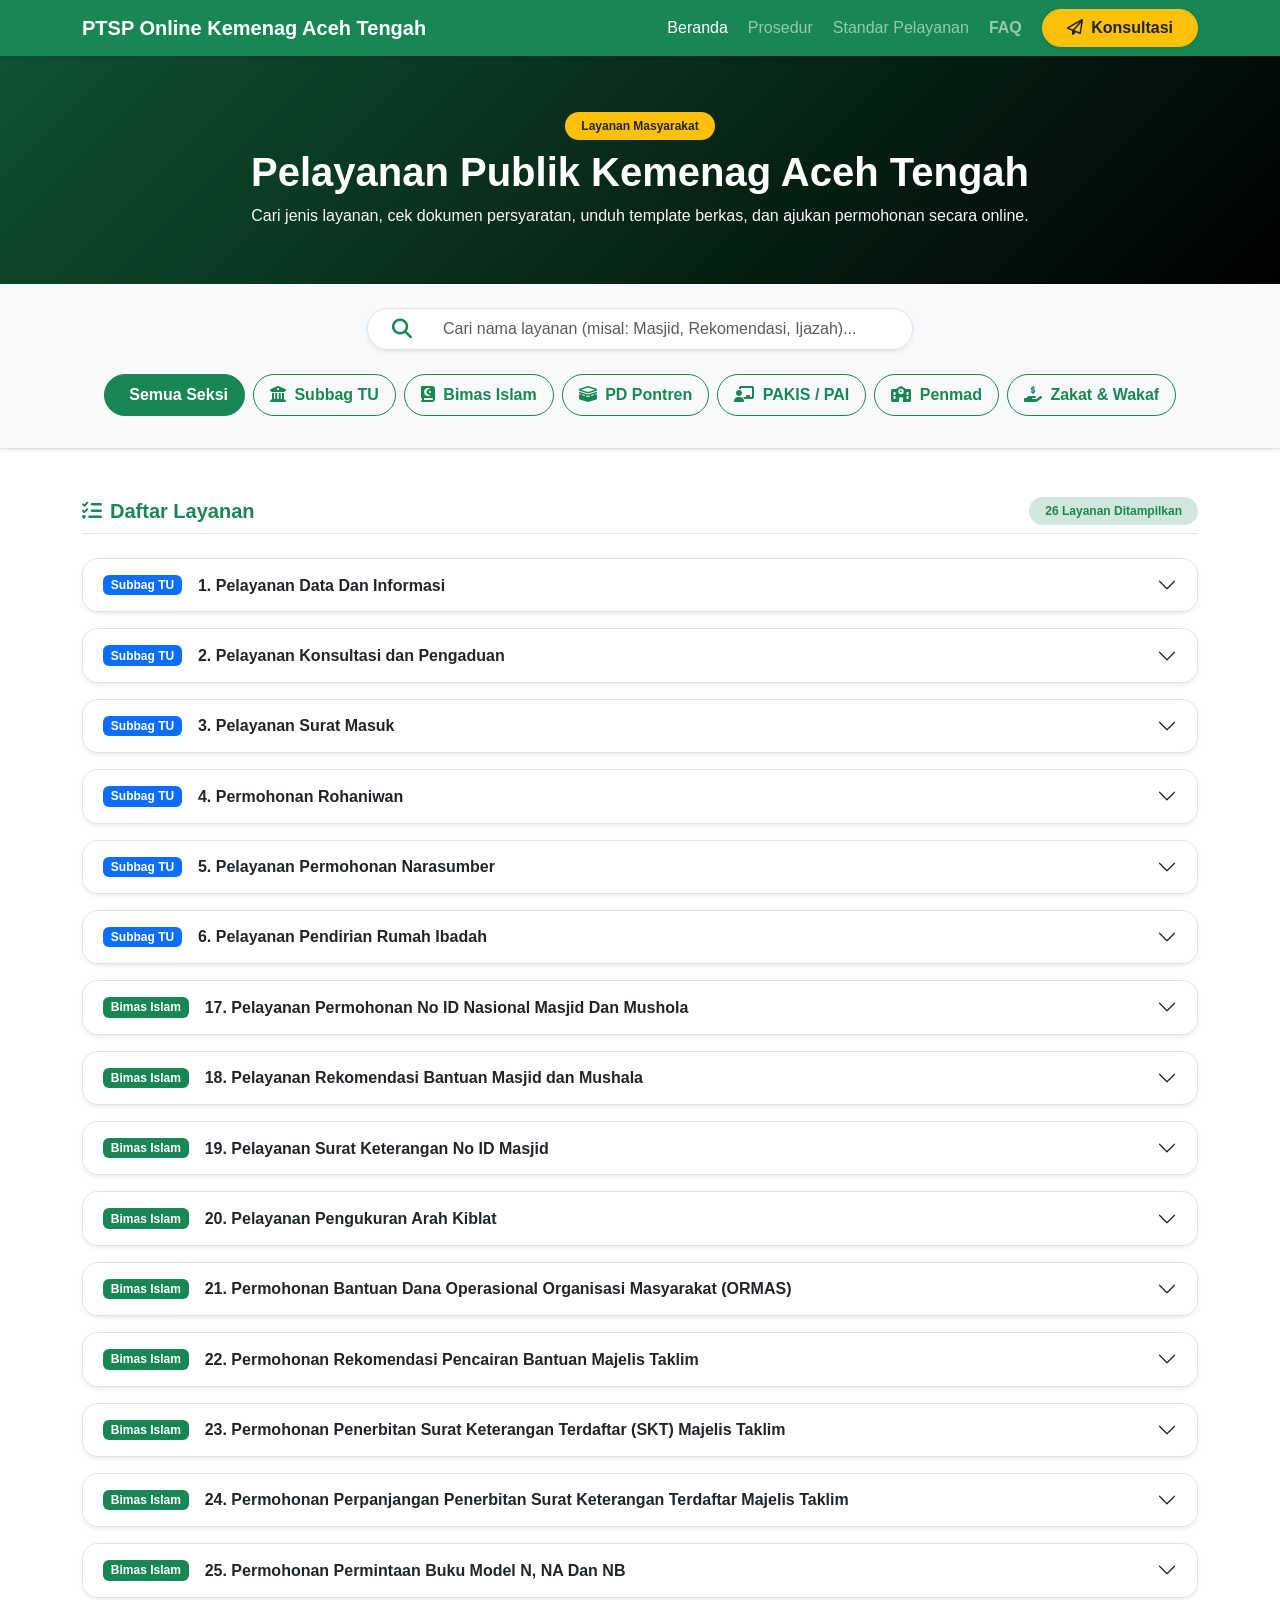
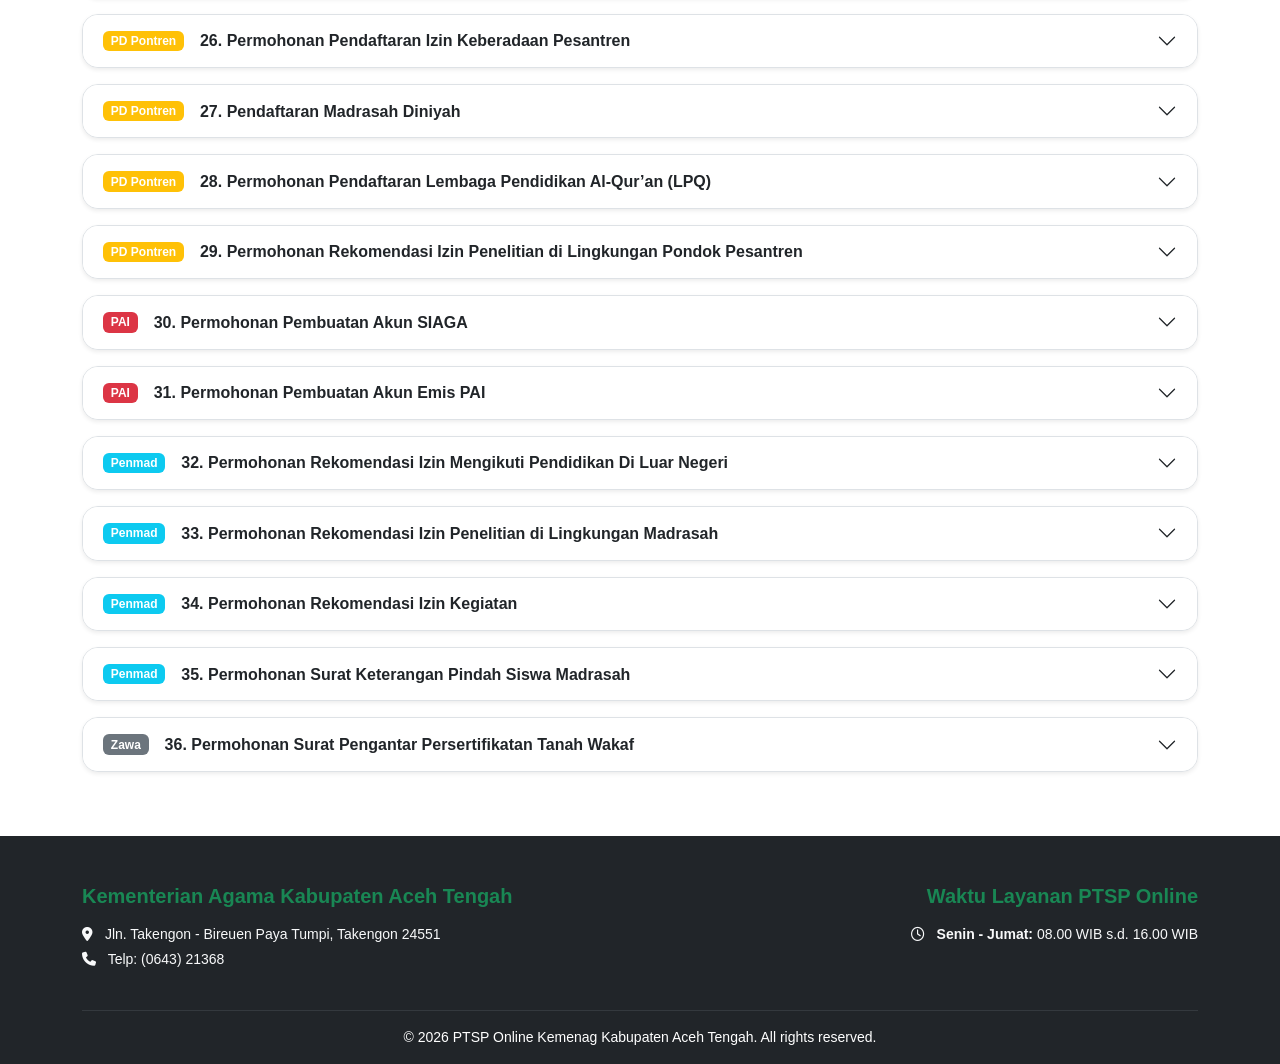
<file: layanan-umum.html>
<!DOCTYPE html>
<html lang="id">
<head>
    <meta charset="UTF-8">
    <meta name="viewport" content="width=device-width, initial-scale=1.0">
    <title>Layanan Publik (Umum) - PTSP Online Kemenag Aceh Tengah</title>
    <link rel="icon" type="image/png" href="assets/img/logo-fav.png">

    <!-- Bootstrap 5 CDN -->
    <link href="https://cdn.jsdelivr.net/npm/bootstrap@5.3.3/dist/css/bootstrap.min.css" rel="stylesheet">
    <!-- FontAwesome CDN -->
    <link rel="stylesheet" href="https://cdnjs.cloudflare.com/ajax/libs/font-awesome/6.5.2/css/all.min.css">
    <!-- Custom CSS -->
    <link rel="stylesheet" href="css/style.css">
</head>
<body>

    <!-- NAVBAR (Dipanggil via JS) -->
    <div id="navbar-container"></div>

    <!-- HERO HEADER MINI -->
    <section class="bg-dark text-white py-5 position-relative" style="background: linear-gradient(135deg, #0f5132 0%, #000000 100%);">
        <div class="container py-2 text-center">
            <span class="badge bg-warning text-dark mb-2 px-3 py-2 rounded-pill fw-bold">Layanan Masyarakat</span>
            <h1 class="fw-bold display-6 mb-2">Pelayanan Publik Kemenag Aceh Tengah</h1>
            <p class="text-light leading-relaxed max-w-700 mx-auto mb-0">Cari jenis layanan, cek dokumen persyaratan, unduh template berkas, dan ajukan permohonan secara online.</p>
        </div>
    </section>

    <!-- PENCARIAN & FILTER SEKSI SECTION -->
    <section class="py-4 bg-light border-bottom sticky-top shadow-sm" style="top: 56px; z-index: 990; background-color: #f8f9fa !important;">
        <div class="container">
            <!-- Search Bar -->
            <div class="row justify-content-center mb-3">
                <div class="col-md-8 col-lg-6">
                    <div class="input-group input-group-lg shadow-sm rounded-pill overflow-hidden border">
                        <span class="input-group-text bg-white border-0 ps-4 text-success">
                            <i class="fa-solid fa-magnifying-glass"></i>
                        </span>
                        <input type="text" id="searchInput" class="form-control border-0 fs-6 shadow-none" placeholder="Cari nama layanan (misal: Masjid, Rekomendasi, Ijazah)...">
                        <button class="btn btn-success px-4 fw-bold" type="button" id="btnResetSearch" style="display: none;">
                            <i class="fa-solid fa-xmark"></i>
                        </button>
                    </div>
                </div>
            </div>

            <!-- Navigasi Tab Seksi (Filter) -->
            <div class="d-flex flex-row flex-nowrap overflow-auto gap-2 py-2 justify-content-start justify-content-md-center navbar-seksi" id="seksiTabs">
                <button class="btn btn-outline-success fw-bold rounded-pill px-3 py-2 text-nowrap active" data-seksi="semua">
                    <i class="fa-solid fa-grid-2 me-1"></i> Semua Seksi
                </button>
                <button class="btn btn-outline-success fw-bold rounded-pill px-3 py-2 text-nowrap" data-seksi="tu">
                    <i class="fa-solid fa-building-columns me-1"></i> Subbag TU
                </button>
                <button class="btn btn-outline-success fw-bold rounded-pill px-3 py-2 text-nowrap" data-seksi="bimas">
                    <i class="fa-solid fa-book-quran me-1"></i> Bimas Islam
                </button>
                <button class="btn btn-outline-success fw-bold rounded-pill px-3 py-2 text-nowrap" data-seksi="pontren">
                    <i class="fa-solid fa-kaaba me-1"></i> PD Pontren
                </button>
                <button class="btn btn-outline-success fw-bold rounded-pill px-3 py-2 text-nowrap" data-seksi="pakis">
                    <i class="fa-solid fa-chalkboard-user me-1"></i> PAKIS / PAI
                </button>
                <button class="btn btn-outline-success fw-bold rounded-pill px-3 py-2 text-nowrap" data-seksi="penmad">
                    <i class="fa-solid fa-school me-1"></i> Penmad
                </button>
                <button class="btn btn-outline-success fw-bold rounded-pill px-3 py-2 text-nowrap" data-seksi="zawa">
                    <i class="fa-solid fa-hand-holding-dollar me-1"></i> Zakat & Wakaf
                </button>
            </div>
        </div>
    </section>

    <!-- DAFTAR LAYANAN ACCORDION SECTION -->
    <section class="py-5 bg-white min-vh-50">
        <div class="container">
            <!-- Info Status Filter -->
            <div class="d-flex justify-content-between align-items-center mb-4 pb-2 border-bottom">
                <h5 class="fw-bold text-success mb-0" id="sectionTitle">
                    <i class="fa-solid fa-list-check me-2"></i>Daftar Layanan
                </h5>
                <span class="badge bg-success-subtle text-success fw-semibold px-3 py-2 rounded-pill" id="itemCount">
                    Menampilkan Layanan
                </span>
            </div>

            <!-- Accordion Penampung Layanan -->
            <div class="accordion accordion-flush" id="accordionLayanan">

                <!-- ================= SEKSI SUBBAG TATA USAHA (TU) ================= -->

                <!-- Layanan 1 -->
                <div class="accordion-item border rounded-4 mb-3 overflow-hidden shadow-sm item-layanan" data-seksi="tu" data-keywords="1 data informasi pelayanan publik subbag tu tata usaha">
                    <h2 class="accordion-header">
                        <button class="accordion-button collapsed fw-bold text-dark fs-6 py-3" type="button" data-bs-toggle="collapse" data-bs-target="#layanan1">
                            <span class="badge bg-primary me-3">Subbag TU</span> 1. Pelayanan Data Dan Informasi
                        </button>
                    </h2>
                    <div id="layanan1" class="accordion-collapse collapse" data-bs-parent="#accordionLayanan">
                        <div class="accordion-body bg-light p-4">
                            <h6 class="fw-bold text-success mb-2"><i class="fa-solid fa-clipboard-list me-2"></i>Persyaratan Dokumen:</h6>
                            <ul class="text-secondary small mb-4">
                                <li>Surat permohonan tertulis yang ditujukan kepada Kepala Kantor Kementerian Agama Kabupaten Aceh Tengah, yang berisi:
                                    <ol type="a" class="ps-3 mt-1">
                                        <li>Nama Pengirim (Perorangan / Instansi / Lembaga)</li>
                                        <li>Data dan informasi yang diminta disebutkan secara jelas</li>
                                        <li>Mencantumkan maksud dan tujuan permohonan data dan informasi</li>
                                        <li>Contact Person</li>
                                    </ol>
                                </li>
                            </ul>
                            
                            <div class="d-flex flex-wrap gap-2 pt-2 border-top">
                                <a href="https://drive.google.com/file/d/TEMPLATE_ID_DRIVE/view?usp=sharing" target="_blank" class="btn btn-sm btn-outline-primary fw-bold rounded-pill px-3">
                                    <i class="fa-brands fa-google-drive me-1"></i> Download Template
                                </a>
                                <a href="form-layanan-umum.html" target="_blank" class="btn btn-sm btn-success fw-bold rounded-pill px-3 ms-auto">
                                    <i class="fa-regular fa-pen-to-square me-1"></i> Isi Formulir
                                </a>
                            </div>
                        </div>
                    </div>
                </div>

                <!-- Layanan 2 -->
                <div class="accordion-item border rounded-4 mb-3 overflow-hidden shadow-sm item-layanan" data-seksi="tu" data-keywords="2 konsultasi pengaduan pelayanan publik subbag tu tata usaha">
                    <h2 class="accordion-header">
                        <button class="accordion-button collapsed fw-bold text-dark fs-6 py-3" type="button" data-bs-toggle="collapse" data-bs-target="#layanan2">
                            <span class="badge bg-primary me-3">Subbag TU</span> 2. Pelayanan Konsultasi dan Pengaduan
                        </button>
                    </h2>
                    <div id="layanan2" class="accordion-collapse collapse" data-bs-parent="#accordionLayanan">
                        <div class="accordion-body bg-light p-4">
                            <h6 class="fw-bold text-success mb-2"><i class="fa-solid fa-clipboard-list me-2"></i>Persyaratan Dokumen:</h6>
                            <ul class="text-secondary small mb-4">
                                <li>Surat Permohonan ditujukan kepada Kepala Kantor Kementerian Agama Aceh Tengah atau datang langsung ke Kantor Kementerian Agama Kabupaten Aceh Tengah dan mengajukan permohonan secara lisan kepada bagian layanan informasi.</li>
                                <li>Kontak Person (No HP/WA).</li>
                            </ul>
                            
                            <div class="d-flex flex-wrap gap-2 pt-2 border-top">
                                <a href="https://drive.google.com/file/d/TEMPLATE_ID_DRIVE/view?usp=sharing" target="_blank" class="btn btn-sm btn-outline-primary fw-bold rounded-pill px-3">
                                    <i class="fa-brands fa-google-drive me-1"></i> Download Template
                                </a>
                                <a href="form-layanan-umum.html" target="_blank" class="btn btn-sm btn-success fw-bold rounded-pill px-3 ms-auto">
                                    <i class="fa-regular fa-pen-to-square me-1"></i> Isi Formulir
                                </a>
                            </div>
                        </div>
                    </div>
                </div>

                <!-- Layanan 3 -->
                <div class="accordion-item border rounded-4 mb-3 overflow-hidden shadow-sm item-layanan" data-seksi="tu" data-keywords="3 surat masuk pelayanan subbag tu tata usaha">
                    <h2 class="accordion-header">
                        <button class="accordion-button collapsed fw-bold text-dark fs-6 py-3" type="button" data-bs-toggle="collapse" data-bs-target="#layanan3">
                            <span class="badge bg-primary me-3">Subbag TU</span> 3. Pelayanan Surat Masuk
                        </button>
                    </h2>
                    <div id="layanan3" class="accordion-collapse collapse" data-bs-parent="#accordionLayanan">
                        <div class="accordion-body bg-light p-4">
                            <h6 class="fw-bold text-success mb-2"><i class="fa-solid fa-clipboard-list me-2"></i>Persyaratan Dokumen:</h6>
                            <ul class="text-secondary small mb-4">
                                <li>Surat permohonan tertulis yang ditujukan kepada Kepala Kantor Kementerian Agama Kabupaten Aceh Tengah, yang berisi:
                                    <ol type="a" class="ps-3 mt-1">
                                        <li>Nama Pengirim (Perorangan / Instansi / Lembaga)</li>
                                        <li>Alamat lengkap pengirim</li>
                                        <li>Perihal Surat Masuk</li>
                                        <li>Contact Person</li>
                                    </ol>
                                </li>
                            </ul>
                            
                            <div class="d-flex flex-wrap gap-2 pt-2 border-top">
                                <a href="https://drive.google.com/file/d/TEMPLATE_ID_DRIVE/view?usp=sharing" target="_blank" class="btn btn-sm btn-outline-primary fw-bold rounded-pill px-3">
                                    <i class="fa-brands fa-google-drive me-1"></i> Download Template
                                </a>
                                <a href="form-layanan-umum.html" target="_blank" class="btn btn-sm btn-success fw-bold rounded-pill px-3 ms-auto">
                                    <i class="fa-regular fa-pen-to-square me-1"></i> Isi Formulir
                                </a>
                            </div>
                        </div>
                    </div>
                </div>

                <!-- Layanan 4 -->
                <div class="accordion-item border rounded-4 mb-3 overflow-hidden shadow-sm item-layanan" data-seksi="tu" data-keywords="4 permohonan rohaniwan subbag tu tata usaha">
                    <h2 class="accordion-header">
                        <button class="accordion-button collapsed fw-bold text-dark fs-6 py-3" type="button" data-bs-toggle="collapse" data-bs-target="#layanan4">
                            <span class="badge bg-primary me-3">Subbag TU</span> 4. Permohonan Rohaniwan
                        </button>
                    </h2>
                    <div id="layanan4" class="accordion-collapse collapse" data-bs-parent="#accordionLayanan">
                        <div class="accordion-body bg-light p-4">
                            <h6 class="fw-bold text-success mb-2"><i class="fa-solid fa-clipboard-list me-2"></i>Persyaratan Dokumen:</h6>
                            <ul class="text-secondary small mb-4">
                                <li>Surat permohonan tertulis yang ditujukan kepada Kepala Kantor Kementerian Agama Kabupaten Aceh Tengah, yang berisi:
                                    <ol type="a" class="ps-3 mt-1">
                                        <li>Identitas dan alamat pemohon</li>
                                        <li>Jenis layanan rohaniwan yang dibutuhkan</li>
                                        <li>Waktu kegiatan</li>
                                        <li>Susunan Acara</li>
                                        <li>Contact Person</li>
                                    </ol>
                                </li>
                            </ul>
                            
                            <div class="d-flex flex-wrap gap-2 pt-2 border-top">
                                <a href="https://drive.google.com/file/d/TEMPLATE_ID_DRIVE/view?usp=sharing" target="_blank" class="btn btn-sm btn-outline-primary fw-bold rounded-pill px-3">
                                    <i class="fa-brands fa-google-drive me-1"></i> Download Template
                                </a>
                                <a href="form-layanan-umum.html" target="_blank" class="btn btn-sm btn-success fw-bold rounded-pill px-3 ms-auto">
                                    <i class="fa-regular fa-pen-to-square me-1"></i> Isi Formulir
                                </a>
                            </div>
                        </div>
                    </div>
                </div>

                <!-- Layanan 5 -->
                <div class="accordion-item border rounded-4 mb-3 overflow-hidden shadow-sm item-layanan" data-seksi="tu" data-keywords="5 narasumber pemateri subbag tu tata usaha">
                    <h2 class="accordion-header">
                        <button class="accordion-button collapsed fw-bold text-dark fs-6 py-3" type="button" data-bs-toggle="collapse" data-bs-target="#layanan5">
                            <span class="badge bg-primary me-3">Subbag TU</span> 5. Pelayanan Permohonan Narasumber
                        </button>
                    </h2>
                    <div id="layanan5" class="accordion-collapse collapse" data-bs-parent="#accordionLayanan">
                        <div class="accordion-body bg-light p-4">
                            <h6 class="fw-bold text-success mb-2"><i class="fa-solid fa-clipboard-list me-2"></i>Persyaratan Dokumen:</h6>
                            <ul class="text-secondary small mb-4">
                                <li>Surat permohonan tertulis yang ditujukan kepada Kepala Kantor Kementerian Agama Kabupaten Aceh Tengah.</li>
                                <li>Identitas pemohon atau penyelenggara kegiatan yang meliputi:
                                    <ol type="a" class="ps-3 mt-1">
                                        <li>Nama Pengirim (Perorangan / Instansi / Lembaga)</li>
                                        <li>Nama / Jenis kegiatan</li>
                                        <li>Waktu kegiatan</li>
                                        <li>Susunan Acara</li>
                                        <li>Kontak PIC Kegiatan</li>
                                    </ol>
                                </li>
                            </ul>
                            
                            <div class="d-flex flex-wrap gap-2 pt-2 border-top">
                                <a href="https://drive.google.com/file/d/TEMPLATE_ID_DRIVE/view?usp=sharing" target="_blank" class="btn btn-sm btn-outline-primary fw-bold rounded-pill px-3">
                                    <i class="fa-brands fa-google-drive me-1"></i> Download Template
                                </a>
                                <a href="form-layanan-umum.html" target="_blank" class="btn btn-sm btn-success fw-bold rounded-pill px-3 ms-auto">
                                    <i class="fa-regular fa-pen-to-square me-1"></i> Isi Formulir
                                </a>
                            </div>
                        </div>
                    </div>
                </div>

                <!-- Layanan 6 -->
                <div class="accordion-item border rounded-4 mb-3 overflow-hidden shadow-sm item-layanan" data-seksi="tu" data-keywords="6 pendirian rumah ibadah masjid gereja fkub subbag tu tata usaha">
                    <h2 class="accordion-header">
                        <button class="accordion-button collapsed fw-bold text-dark fs-6 py-3" type="button" data-bs-toggle="collapse" data-bs-target="#layanan6">
                            <span class="badge bg-primary me-3">Subbag TU</span> 6. Pelayanan Pendirian Rumah Ibadah
                        </button>
                    </h2>
                    <div id="layanan6" class="accordion-collapse collapse" data-bs-parent="#accordionLayanan">
                        <div class="accordion-body bg-light p-4">
                            <h6 class="fw-bold text-success mb-2"><i class="fa-solid fa-clipboard-list me-2"></i>Persyaratan Dokumen:</h6>
                            <ul class="text-secondary small mb-4">
                                <li>Surat permohonan tertulis yang ditujukan kepada Kepala Kantor Kementerian Agama Kabupaten Aceh Tengah.</li>
                                <li>Daftar nama dan KTP pengguna rumah ibadah paling sedikit 140 orang.</li>
                                <li>Daftar nama dan KTP masyarakat pendukung paling sedikit 60 orang yang disahkan lurah/kepala desa.</li>
                                <li>Susunan kepanitiaan atau pengurus pembangunan rumah ibadah.</li>
                                <li>Dokumen kepemilikan/penguasaan tanah.</li>
                                <li>Surat pernyataan penggunaan rumah ibadah.</li>
                                <li>Rekomendasi FKUB Kabupaten/Kota.</li>
                                <li>Rekomendasi tertulis dari Kepala Desa setempat.</li>
                                <li>Rekomendasi tertulis dari imam mukim setempat.</li>
                                <li>Rekomendasi tertulis dari Masjid terdekat.</li>
                                <li>Rekomendasi dari camat setempat.</li>
                                <li>Rekomendasi dari Kepala KUA setempat.</li>
                                <li>Rencana gambar bangunan yang disahkan oleh instansi teknis yang berwenang di Kab/Kota setempat.</li>
                            </ul>
                            
                            <div class="d-flex flex-wrap gap-2 pt-2 border-top">
                                <a href="https://drive.google.com/file/d/TEMPLATE_ID_DRIVE/view?usp=sharing" target="_blank" class="btn btn-sm btn-outline-primary fw-bold rounded-pill px-3">
                                    <i class="fa-brands fa-google-drive me-1"></i> Download Template
                                </a>
                                <a href="form-layanan-umum.html" target="_blank" class="btn btn-sm btn-success fw-bold rounded-pill px-3 ms-auto">
                                    <i class="fa-regular fa-pen-to-square me-1"></i> Isi Formulir
                                </a>
                            </div>
                        </div>
                    </div>
                </div>


                <!-- ================= SEKSI BIMAS ISLAM ================= -->

                <!-- Layanan 17 -->
                <div class="accordion-item border rounded-4 mb-3 overflow-hidden shadow-sm item-layanan" data-seksi="bimas" data-keywords="17 id nasional masjid mushola bimas islam">
                    <h2 class="accordion-header">
                        <button class="accordion-button collapsed fw-bold text-dark fs-6 py-3" type="button" data-bs-toggle="collapse" data-bs-target="#layanan17">
                            <span class="badge bg-success me-3">Bimas Islam</span> 17. Pelayanan Permohonan No ID Nasional Masjid Dan Mushola
                        </button>
                    </h2>
                    <div id="layanan17" class="accordion-collapse collapse" data-bs-parent="#accordionLayanan">
                        <div class="accordion-body bg-light p-4">
                            <h6 class="fw-bold text-success mb-2"><i class="fa-solid fa-clipboard-list me-2"></i>Persyaratan Dokumen:</h6>
                            <ul class="text-secondary small mb-4">
                                <li>Surat Permohonan Kepada Kepala Kantor Kankemenag untuk mendapatkan Surat Keterangan Identitas Nasional Masjid atau Mushola.</li>
                                <li>Susunan Pengurus Masjid atau Mushola.</li>
                                <li>Surat Keterangan Status Tanah atau FC Sertifikat Tanah.</li>
                                <li>Sertifikat Arah Kiblat.</li>
                                <li>Foto Masjid (Depan, Belakang, Samping Kanan, Samping Kiri, Ruang Utama Shalat).</li>
                                <li>Mengisi Formulir.</li>
                            </ul>
                            
                            <div class="d-flex flex-wrap gap-2 pt-2 border-top">
                                <a href="https://drive.google.com/drive/folders/1fWUg0oWKbCdSENUp--CjD5f2Mqyk7IXc" target="_blank" class="btn btn-sm btn-outline-primary fw-bold rounded-pill px-3">
                                    <i class="fa-brands fa-google-drive me-1"></i> Download Template
                                </a>
                                <a href="form-layanan-umum.html" target="_blank" class="btn btn-sm btn-success fw-bold rounded-pill px-3 ms-auto">
                                    <i class="fa-regular fa-pen-to-square me-1"></i> Isi Formulir
                                </a>
                            </div>
                        </div>
                    </div>
                </div>

                <!-- Layanan 18 -->
                <div class="accordion-item border rounded-4 mb-3 overflow-hidden shadow-sm item-layanan" data-seksi="bimas" data-keywords="18 rekomendasi bantuan masjid mushala bimas islam">
                    <h2 class="accordion-header">
                        <button class="accordion-button collapsed fw-bold text-dark fs-6 py-3" type="button" data-bs-toggle="collapse" data-bs-target="#layanan18">
                            <span class="badge bg-success me-3">Bimas Islam</span> 18. Pelayanan Rekomendasi Bantuan Masjid dan Mushala
                        </button>
                    </h2>
                    <div id="layanan18" class="accordion-collapse collapse" data-bs-parent="#accordionLayanan">
                        <div class="accordion-body bg-light p-4">
                            <h6 class="fw-bold text-success mb-2"><i class="fa-solid fa-clipboard-list me-2"></i>Persyaratan Dokumen:</h6>
                            <ul class="text-secondary small mb-4">
                                <li>Surat Permohonan Rekomendasi Bantuan yang ditujukan kepada Kepala Kankemenag.</li>
                                <li>Surat Keterangan Identitas (ID) Nasional Masjid atau Mushola.</li>
                                <li>Susunan Pengurus Masjid atau Mushola.</li>
                                <li>Bila Masjid belum ada pembangunan fisiknya dilampiri: Sertifikat wakaf/SHM, bila sudah ada IMB, Susunan Panitia Pembangunan.</li>
                                <li>Proposal Bantuan yang akan digunakan untuk mengajukan bantuan.</li>
                            </ul>
                            
                            <div class="d-flex flex-wrap gap-2 pt-2 border-top">
                                <a href="https://drive.google.com/drive/folders/1fWUg0oWKbCdSENUp--CjD5f2Mqyk7IXc" target="_blank" class="btn btn-sm btn-outline-primary fw-bold rounded-pill px-3">
                                    <i class="fa-brands fa-google-drive me-1"></i> Download Template
                                </a>
                                <a href="form-layanan-umum.html" target="_blank" class="btn btn-sm btn-success fw-bold rounded-pill px-3 ms-auto">
                                    <i class="fa-regular fa-pen-to-square me-1"></i> Isi Formulir
                                </a>
                            </div>
                        </div>
                    </div>
                </div>

                <!-- Layanan 19 -->
                <div class="accordion-item border rounded-4 mb-3 overflow-hidden shadow-sm item-layanan" data-seksi="bimas" data-keywords="19 surat keterangan id masjid bimas islam">
                    <h2 class="accordion-header">
                        <button class="accordion-button collapsed fw-bold text-dark fs-6 py-3" type="button" data-bs-toggle="collapse" data-bs-target="#layanan19">
                            <span class="badge bg-success me-3">Bimas Islam</span> 19. Pelayanan Surat Keterangan No ID Masjid
                        </button>
                    </h2>
                    <div id="layanan19" class="accordion-collapse collapse" data-bs-parent="#accordionLayanan">
                        <div class="accordion-body bg-light p-4">
                            <h6 class="fw-bold text-success mb-2"><i class="fa-solid fa-clipboard-list me-2"></i>Persyaratan Dokumen:</h6>
                            <ul class="text-secondary small mb-4">
                                <li>Surat Permohonan, ditujukan kepada Kepala Kankemenag Aceh Tengah.</li>
                            </ul>
                            
                            <div class="d-flex flex-wrap gap-2 pt-2 border-top">
                                <a href="https://drive.google.com/drive/folders/1fWUg0oWKbCdSENUp--CjD5f2Mqyk7IXc" target="_blank" class="btn btn-sm btn-outline-primary fw-bold rounded-pill px-3">
                                    <i class="fa-brands fa-google-drive me-1"></i> Download Template
                                </a>
                                <a href="form-layanan-umum.html" target="_blank" class="btn btn-sm btn-success fw-bold rounded-pill px-3 ms-auto">
                                    <i class="fa-regular fa-pen-to-square me-1"></i> Isi Formulir
                                </a>
                            </div>
                        </div>
                    </div>
                </div>

                <!-- Layanan 20 -->
                <div class="accordion-item border rounded-4 mb-3 overflow-hidden shadow-sm item-layanan" data-seksi="bimas" data-keywords="20 pengukuran arah kiblat masjid mushola bimas islam">
                    <h2 class="accordion-header">
                        <button class="accordion-button collapsed fw-bold text-dark fs-6 py-3" type="button" data-bs-toggle="collapse" data-bs-target="#layanan20">
                            <span class="badge bg-success me-3">Bimas Islam</span> 20. Pelayanan Pengukuran Arah Kiblat
                        </button>
                    </h2>
                    <div id="layanan20" class="accordion-collapse collapse" data-bs-parent="#accordionLayanan">
                        <div class="accordion-body bg-light p-4">
                            <h6 class="fw-bold text-success mb-2"><i class="fa-solid fa-clipboard-list me-2"></i>Persyaratan Dokumen:</h6>
                            <ul class="text-secondary small mb-4">
                                <li>Surat Permohonan.</li>
                                <li>Foto Tempat / Lokasi Pengukuran Arah Kiblat.</li>
                            </ul>
                            
                            <div class="d-flex flex-wrap gap-2 pt-2 border-top">
                                <a href="https://drive.google.com/drive/folders/1fWUg0oWKbCdSENUp--CjD5f2Mqyk7IXc" target="_blank" class="btn btn-sm btn-outline-primary fw-bold rounded-pill px-3">
                                    <i class="fa-brands fa-google-drive me-1"></i> Download Template
                                </a>
                                <a href="form-layanan-umum.html" target="_blank" class="btn btn-sm btn-success fw-bold rounded-pill px-3 ms-auto">
                                    <i class="fa-regular fa-pen-to-square me-1"></i> Isi Formulir
                                </a>
                            </div>
                        </div>
                    </div>
                </div>

                <!-- Layanan 21 -->
                <div class="accordion-item border rounded-4 mb-3 overflow-hidden shadow-sm item-layanan" data-seksi="bimas" data-keywords="21 bantuan dana operasional ormas organisasi masyarakat bimas islam">
                    <h2 class="accordion-header">
                        <button class="accordion-button collapsed fw-bold text-dark fs-6 py-3" type="button" data-bs-toggle="collapse" data-bs-target="#layanan21">
                            <span class="badge bg-success me-3">Bimas Islam</span> 21. Permohonan Bantuan Dana Operasional Organisasi Masyarakat (ORMAS)
                        </button>
                    </h2>
                    <div id="layanan21" class="accordion-collapse collapse" data-bs-parent="#accordionLayanan">
                        <div class="accordion-body bg-light p-4">
                            <h6 class="fw-bold text-success mb-2"><i class="fa-solid fa-clipboard-list me-2"></i>Persyaratan Dokumen:</h6>
                            <ul class="text-secondary small mb-4">
                                <li>Surat Permohonan, ditujukan kepada Kepala Kankemenag.</li>
                                <li>SK Susunan Pengurus Ormas.</li>
                                <li>Struktur Ormas.</li>
                                <li>Anggaran Dasar dan Anggaran Rumah Tangga.</li>
                                <li>Akta Notaris.</li>
                                <li>Fotokopi Buku Rekening.</li>
                                <li>Fotokopi NPWP.</li>
                                <li>Rincian Anggaran Biaya (RAB).</li>
                                <li>Surat Pernyataan Kebenaran Dokumen.</li>
                            </ul>
                            
                            <div class="d-flex flex-wrap gap-2 pt-2 border-top">
                                <a href="https://drive.google.com/drive/folders/1fWUg0oWKbCdSENUp--CjD5f2Mqyk7IXc" target="_blank" class="btn btn-sm btn-outline-primary fw-bold rounded-pill px-3">
                                    <i class="fa-brands fa-google-drive me-1"></i> Download Template
                                </a>
                                <a href="form-layanan-umum.html" target="_blank" class="btn btn-sm btn-success fw-bold rounded-pill px-3 ms-auto">
                                    <i class="fa-regular fa-pen-to-square me-1"></i> Isi Formulir
                                </a>
                            </div>
                        </div>
                    </div>
                </div>

                <!-- Layanan 22 -->
                <div class="accordion-item border rounded-4 mb-3 overflow-hidden shadow-sm item-layanan" data-seksi="bimas" data-keywords="22 rekomendasi pencairan bantuan majelis taklim bimas islam">
                    <h2 class="accordion-header">
                        <button class="accordion-button collapsed fw-bold text-dark fs-6 py-3" type="button" data-bs-toggle="collapse" data-bs-target="#layanan22">
                            <span class="badge bg-success me-3">Bimas Islam</span> 22. Permohonan Rekomendasi Pencairan Bantuan Majelis Taklim
                        </button>
                    </h2>
                    <div id="layanan22" class="accordion-collapse collapse" data-bs-parent="#accordionLayanan">
                        <div class="accordion-body bg-light p-4">
                            <h6 class="fw-bold text-success mb-2"><i class="fa-solid fa-clipboard-list me-2"></i>Persyaratan Dokumen:</h6>
                            <ul class="text-secondary small mb-4">
                                <li>Surat Permohonan, ditujukan kepada Kepala Kankemenag.</li>
                                <li>Surat Keterangan Terdaftar Majelis Taklim di Kabupaten Aceh Tengah.</li>
                                <li>Anggaran Dasar dan Anggaran Rumah Tangga.</li>
                                <li>SK Susunan Pengurus Majelis Taklim.</li>
                                <li>Struktur Majelis Taklim.</li>
                                <li>Akta Notaris.</li>
                                <li>Fotokopi Buku Rekening.</li>
                                <li>Fotokopi NPWP.</li>
                                <li>Rincian Anggaran Biaya (RAB).</li>
                                <li>Surat Pernyataan Kebenaran Dokumen.</li>
                            </ul>
                            
                            <div class="d-flex flex-wrap gap-2 pt-2 border-top">
                                <a href="https://drive.google.com/drive/folders/1fWUg0oWKbCdSENUp--CjD5f2Mqyk7IXc" target="_blank" class="btn btn-sm btn-outline-primary fw-bold rounded-pill px-3">
                                    <i class="fa-brands fa-google-drive me-1"></i> Download Template
                                </a>
                                <a href="form-layanan-umum.html" target="_blank" class="btn btn-sm btn-success fw-bold rounded-pill px-3 ms-auto">
                                    <i class="fa-regular fa-pen-to-square me-1"></i> Isi Formulir
                                </a>
                            </div>
                        </div>
                    </div>
                </div>

                <!-- Layanan 23 -->
                <div class="accordion-item border rounded-4 mb-3 overflow-hidden shadow-sm item-layanan" data-seksi="bimas" data-keywords="23 surat keterangan terdaftar skt majelis taklim bimas islam">
                    <h2 class="accordion-header">
                        <button class="accordion-button collapsed fw-bold text-dark fs-6 py-3" type="button" data-bs-toggle="collapse" data-bs-target="#layanan23">
                            <span class="badge bg-success me-3">Bimas Islam</span> 23. Permohonan Penerbitan Surat Keterangan Terdaftar (SKT) Majelis Taklim
                        </button>
                    </h2>
                    <div id="layanan23" class="accordion-collapse collapse" data-bs-parent="#accordionLayanan">
                        <div class="accordion-body bg-light p-4">
                            <h6 class="fw-bold text-success mb-2"><i class="fa-solid fa-clipboard-list me-2"></i>Persyaratan Dokumen:</h6>
                            <ul class="text-secondary small mb-4">
                                <li>Surat Permohonan, ditujukan kepada Kepala Kankemenag.</li>
                                <li>Susunan Pengurus dan KTP Pengurus.</li>
                                <li>Daftar nama-nama Jamaah, dan minimal 15 KTP Jamaah.</li>
                                <li>Surat Pernyataan Pengurus yang menerangkan bahwa majelis taklim tersebut benar-benar ada dan diketahui oleh Reje Kampung setempat.</li>
                                <li>Surat Rekomendasi dari kepala KUA Kecamatan.</li>
                                <li>Surat Keterangan Domisili Sekretariat Majelis Taklim yang dibuat oleh Pengurus dan disahkan oleh pemerintah kampung setempat.</li>
                            </ul>
                            
                            <div class="d-flex flex-wrap gap-2 pt-2 border-top">
                                <a href="https://drive.google.com/drive/folders/1fWUg0oWKbCdSENUp--CjD5f2Mqyk7IXc" target="_blank" class="btn btn-sm btn-outline-primary fw-bold rounded-pill px-3">
                                    <i class="fa-brands fa-google-drive me-1"></i> Download Template
                                </a>
                                <a href="form-layanan-umum.html" target="_blank" class="btn btn-sm btn-success fw-bold rounded-pill px-3 ms-auto">
                                    <i class="fa-regular fa-pen-to-square me-1"></i> Isi Formulir
                                </a>
                            </div>
                        </div>
                    </div>
                </div>

                <!-- Layanan 24 -->
                <div class="accordion-item border rounded-4 mb-3 overflow-hidden shadow-sm item-layanan" data-seksi="bimas" data-keywords="24 perpanjangan skt surat keterangan terdaftar majelis taklim bimas islam">
                    <h2 class="accordion-header">
                        <button class="accordion-button collapsed fw-bold text-dark fs-6 py-3" type="button" data-bs-toggle="collapse" data-bs-target="#layanan24">
                            <span class="badge bg-success me-3">Bimas Islam</span> 24. Permohonan Perpanjangan Penerbitan Surat Keterangan Terdaftar Majelis Taklim
                        </button>
                    </h2>
                    <div id="layanan24" class="accordion-collapse collapse" data-bs-parent="#accordionLayanan">
                        <div class="accordion-body bg-light p-4">
                            <h6 class="fw-bold text-success mb-2"><i class="fa-solid fa-clipboard-list me-2"></i>Persyaratan Dokumen:</h6>
                            <ul class="text-secondary small mb-4">
                                <li>Surat Permohonan.</li>
                                <li>Surat Keterangan Terdaftar Majelis Taklim lama.</li>
                            </ul>
                            
                            <div class="d-flex flex-wrap gap-2 pt-2 border-top">
                                <a href="https://drive.google.com/drive/folders/1fWUg0oWKbCdSENUp--CjD5f2Mqyk7IXc" target="_blank" class="btn btn-sm btn-outline-primary fw-bold rounded-pill px-3">
                                    <i class="fa-brands fa-google-drive me-1"></i> Download Template
                                </a>
                                <a href="form-layanan-umum.html" target="_blank" class="btn btn-sm btn-success fw-bold rounded-pill px-3 ms-auto">
                                    <i class="fa-regular fa-pen-to-square me-1"></i> Isi Formulir
                                </a>
                            </div>
                        </div>
                    </div>
                </div>

                <!-- Layanan 25 -->
                <div class="accordion-item border rounded-4 mb-3 overflow-hidden shadow-sm item-layanan" data-seksi="bimas" data-keywords="25 permintaan buku model n na nb nikah kua bimas islam">
                    <h2 class="accordion-header">
                        <button class="accordion-button collapsed fw-bold text-dark fs-6 py-3" type="button" data-bs-toggle="collapse" data-bs-target="#layanan25">
                            <span class="badge bg-success me-3">Bimas Islam</span> 25. Permohonan Permintaan Buku Model N, NA Dan NB
                        </button>
                    </h2>
                    <div id="layanan25" class="accordion-collapse collapse" data-bs-parent="#accordionLayanan">
                        <div class="accordion-body bg-light p-4">
                            <h6 class="fw-bold text-success mb-2"><i class="fa-solid fa-clipboard-list me-2"></i>Persyaratan Dokumen:</h6>
                            <ul class="text-secondary small mb-4">
                                <li>Surat Permohonan dari KUA.</li>
                            </ul>
                            
                            <div class="d-flex flex-wrap gap-2 pt-2 border-top">
                                <a href="https://drive.google.com/drive/folders/1fWUg0oWKbCdSENUp--CjD5f2Mqyk7IXc" target="_blank" class="btn btn-sm btn-outline-primary fw-bold rounded-pill px-3">
                                    <i class="fa-brands fa-google-drive me-1"></i> Download Template
                                </a>
                                <a href="form-layanan-umum.html" target="_blank" class="btn btn-sm btn-success fw-bold rounded-pill px-3 ms-auto">
                                    <i class="fa-regular fa-pen-to-square me-1"></i> Isi Formulir
                                </a>
                            </div>
                        </div>
                    </div>
                </div>


                <!-- ================= SEKSI PD PONTREN ================= -->

                <!-- Layanan 26 -->
                <div class="accordion-item border rounded-4 mb-3 overflow-hidden shadow-sm item-layanan" data-seksi="pontren" data-keywords="26 pendaftaran izin ijob keberadaan pesantren sitren pd pontren">
                    <h2 class="accordion-header">
                        <button class="accordion-button collapsed fw-bold text-dark fs-6 py-3" type="button" data-bs-toggle="collapse" data-bs-target="#layanan26">
                            <span class="badge bg-warning me-3">PD Pontren</span> 26. Permohonan Pendaftaran Izin Keberadaan Pesantren
                        </button>
                    </h2>
                    <div id="layanan26" class="accordion-collapse collapse" data-bs-parent="#accordionLayanan">
                        <div class="accordion-body bg-light p-4">
                            <h6 class="fw-bold text-success mb-2"><i class="fa-solid fa-clipboard-list me-2"></i>Persyaratan Dokumen:</h6>
                            <ul class="text-secondary small mb-4">
                                <li>Data pendaftaran keberadaan Pesantren harus sudah terlebih dahulu di-input pada Aplikasi SITREN.</li>
                                <li>Persyaratan Pendaftaran Ijob Pesantren:
                                    <ol type="a" class="ps-3 mt-1">
                                        <li>Surat Permohonan.</li>
                                        <li>Formulir Pendaftaran.</li>
                                        <li>Surat Pernyataan.</li>
                                        <li>Data santri mukim.</li>
                                        <li>Data Pendidik.</li>
                                        <li>Data Tenaga Kependidikan.</li>
                                        <li>Data Kurikulum Pesantren.</li>
                                        <li>Daftar Kitab Kuning.</li>
                                        <li>Asli scan ijazah / syahadah bukti lulusan pesantren/satuan Pendidikan dengan kompetensi ilmu agama islam sesuai nama pimpinan / pengasuh pesantren.</li>
                                        <li>Asli scan KTP pendiri perseorangan, pimpinan Yayasan, pimpinan ormas atau perkumpulan masyarakat.</li>
                                        <li>Asli / salinan scan Nomor Pokok Wajib Pajak (NPWP).</li>
                                        <li>Asli / salinan scan akta notaris Yayasan.</li>
                                        <li>Asli / Salinan Scan SK Kemenkumham Pengesahan Pendirian Badan Hukum Yayasan.</li>
                                        <li>Asli / Salinan Scan Akta Notaris Organisasi Perkumpulan/AD-ART.</li>
                                        <li>Asli / Salinan Scan SK Kemenkumham Pengesahan Pendirian Badan Hukum Ormas.</li>
                                        <li>Asli / Salinan Scan halaman bukti kepemilikan tanah.</li>
                                        <li>Asli Scan Surat Keterangan Domisili Dari Kelurahan/Desa.</li>
                                        <li>Asli Scan Rekomendasi dari Ormas Keagamaan Islam.</li>
                                        <li>Dokumentasi Foto Struktur Organisasi Pesantren.</li>
                                        <li>Dokumentasi Foto Papan Nama Pesantren.</li>
                                        <li>Dokumentasi foto Masjid / Mushalla.</li>
                                        <li>Dokumentasi Foto Ruang Belajar.</li>
                                        <li>Dokumentasi Foto Aktivitas Pembelajaran Kitab Kuning.</li>
                                    </ol>
                                </li>
                            </ul>
                            
                            <div class="d-flex flex-wrap gap-2 pt-2 border-top">
                                <a href="https://drive.google.com/drive/folders/1SvAsbMM0TnBs-Bief6RlqoKmTma3_c5T" target="_blank" class="btn btn-sm btn-outline-primary fw-bold rounded-pill px-3">
                                    <i class="fa-brands fa-google-drive me-1"></i> Download Template
                                </a>
                                <a href="form-layanan-umum.html" target="_blank" class="btn btn-sm btn-success fw-bold rounded-pill px-3 ms-auto">
                                    <i class="fa-regular fa-pen-to-square me-1"></i> Isi Formulir
                                </a>
                            </div>
                        </div>
                    </div>
                </div>

                <!-- Layanan 27 -->
                <div class="accordion-item border rounded-4 mb-3 overflow-hidden shadow-sm item-layanan" data-seksi="pontren" data-keywords="27 pendaftaran madrasah diniyah mdt ijob pd pontren">
                    <h2 class="accordion-header">
                        <button class="accordion-button collapsed fw-bold text-dark fs-6 py-3" type="button" data-bs-toggle="collapse" data-bs-target="#layanan27">
                            <span class="badge bg-warning me-3">PD Pontren</span> 27. Pendaftaran Madrasah Diniyah
                        </button>
                    </h2>
                    <div id="layanan27" class="accordion-collapse collapse" data-bs-parent="#accordionLayanan">
                        <div class="accordion-body bg-light p-4">
                            <h6 class="fw-bold text-success mb-2"><i class="fa-solid fa-clipboard-list me-2"></i>Persyaratan Dokumen:</h6>
                            <ul class="text-secondary small mb-4">
                                <li>Surat Bersedia sanggup Menyelenggarakan MDT.</li>
                                <li>Surat Loyal Terhadap Pancasila dan UUD 1945.</li>
                                <li>Form Santri.</li>
                                <li>Form Pendidik.</li>
                                <li>Form data Tenaga Kependidikan.</li>
                                <li>Semua Berkas dilengkapi dan Diupload pada aplikasi Ijob MDT.</li>
                            </ul>
                            
                            <div class="d-flex flex-wrap gap-2 pt-2 border-top">
                                <a href="https://drive.google.com/drive/folders/1SvAsbMM0TnBs-Bief6RlqoKmTma3_c5T" target="_blank" class="btn btn-sm btn-outline-primary fw-bold rounded-pill px-3">
                                    <i class="fa-brands fa-google-drive me-1"></i> Download Template
                                </a>
                                <a href="form-layanan-umum.html" target="_blank" class="btn btn-sm btn-success fw-bold rounded-pill px-3 ms-auto">
                                    <i class="fa-regular fa-pen-to-square me-1"></i> Isi Formulir
                                </a>
                            </div>
                        </div>
                    </div>
                </div>

                <!-- Layanan 28 -->
                <div class="accordion-item border rounded-4 mb-3 overflow-hidden shadow-sm item-layanan" data-seksi="pontren" data-keywords="28 pendaftaran lembaga pendidikan al-qur'an lpq tpq pd pontren">
                    <h2 class="accordion-header">
                        <button class="accordion-button collapsed fw-bold text-dark fs-6 py-3" type="button" data-bs-toggle="collapse" data-bs-target="#layanan28">
                            <span class="badge bg-warning me-3">PD Pontren</span> 28. Permohonan Pendaftaran Lembaga Pendidikan Al-Qur’an (LPQ)
                        </button>
                    </h2>
                    <div id="layanan28" class="accordion-collapse collapse" data-bs-parent="#accordionLayanan">
                        <div class="accordion-body bg-light p-4">
                            <h6 class="fw-bold text-success mb-2"><i class="fa-solid fa-clipboard-list me-2"></i>Persyaratan Dokumen:</h6>
                            <ul class="text-secondary small mb-4">
                                <li>Permohonan Tanda Daftar.</li>
                                <li>Profil LPQ.</li>
                                <li>Susunan Pengurus.</li>
                                <li>SK Kepala dan Tenaga Pengajar.</li>
                                <li>Data Kepala dan Tenaga Pengajar.</li>
                                <li>Scan ijazah Kepala dan Tenaga Pengajar.</li>
                                <li>Scan Syahadah Kepala dan Tenaga Pengajar.</li>
                                <li>Data Santri.</li>
                                <li>Surat Keterangan Tanah.</li>
                                <li>Akta Notaris Yayasan.</li>
                                <li>Surat Keterangan Domisili dari Kepala Desa.</li>
                                <li>Denah Lokasi.</li>
                            </ul>
                            
                            <div class="d-flex flex-wrap gap-2 pt-2 border-top">
                                <a href="https://drive.google.com/drive/folders/1SvAsbMM0TnBs-Bief6RlqoKmTma3_c5T" target="_blank" class="btn btn-sm btn-outline-primary fw-bold rounded-pill px-3">
                                    <i class="fa-brands fa-google-drive me-1"></i> Download Template
                                </a>
                                <a href="form-layanan-umum.html" target="_blank" class="btn btn-sm btn-success fw-bold rounded-pill px-3 ms-auto">
                                    <i class="fa-regular fa-pen-to-square me-1"></i> Isi Formulir
                                </a>
                            </div>
                        </div>
                    </div>
                </div>

                <!-- Layanan 29 -->
                <div class="accordion-item border rounded-4 mb-3 overflow-hidden shadow-sm item-layanan" data-seksi="pontren" data-keywords="29 rekomendasi izin penelitian pondok pesantren pd pontren">
                    <h2 class="accordion-header">
                        <button class="accordion-button collapsed fw-bold text-dark fs-6 py-3" type="button" data-bs-toggle="collapse" data-bs-target="#layanan29">
                            <span class="badge bg-warning me-3">PD Pontren</span> 29. Permohonan Rekomendasi Izin Penelitian di Lingkungan Pondok Pesantren
                        </button>
                    </h2>
                    <div id="layanan29" class="accordion-collapse collapse" data-bs-parent="#accordionLayanan">
                        <div class="accordion-body bg-light p-4">
                            <h6 class="fw-bold text-success mb-2"><i class="fa-solid fa-clipboard-list me-2"></i>Persyaratan Dokumen:</h6>
                            <ul class="text-secondary small mb-4">
                                <li>Surat Permohonan Rekomendasi dari Kampus / Prodi Masing-masing.</li>
                            </ul>
                            
                            <div class="d-flex flex-wrap gap-2 pt-2 border-top">
                                <a href="https://drive.google.com/drive/folders/1SvAsbMM0TnBs-Bief6RlqoKmTma3_c5T" target="_blank" class="btn btn-sm btn-outline-primary fw-bold rounded-pill px-3">
                                    <i class="fa-brands fa-google-drive me-1"></i> Download Template
                                </a>
                                <a href="form-layanan-umum.html" target="_blank" class="btn btn-sm btn-success fw-bold rounded-pill px-3 ms-auto">
                                    <i class="fa-regular fa-pen-to-square me-1"></i> Isi Formulir
                                </a>
                            </div>
                        </div>
                    </div>
                </div>


                <!-- ================= SEKSI PENDIDIKAN AGAMA ISLAM (PAKIS/PAI) ================= -->

                <!-- Layanan 30 -->
                <div class="accordion-item border rounded-4 mb-3 overflow-hidden shadow-sm item-layanan" data-seksi="pakis" data-keywords="30 akun siaga guru pai pendidikan agama islam pakis">
                    <h2 class="accordion-header">
                        <button class="accordion-button collapsed fw-bold text-dark fs-6 py-3" type="button" data-bs-toggle="collapse" data-bs-target="#layanan30">
                            <span class="badge bg-danger me-3">PAI</span> 30. Permohonan Pembuatan Akun SIAGA
                        </button>
                    </h2>
                    <div id="layanan30" class="accordion-collapse collapse" data-bs-parent="#accordionLayanan">
                        <div class="accordion-body bg-light p-4">
                            <h6 class="fw-bold text-success mb-2"><i class="fa-solid fa-clipboard-list me-2"></i>Persyaratan Dokumen:</h6>
                            <ul class="text-secondary small mb-4">
                                <li>Surat Permohonan Akun SIAGA dari Guru PAI, diketahui Kepala Sekolah ditujukan kepada Kepala Kantor Kementerian Agama Kabupaten Aceh Tengah.</li>
                                <li>Fotokopi SK CPNS/PNS/PPPK/GTT (SK Awal dan Akhir).</li>
                                <li>Fotokopi SK Pembagian Tugas Mengajar (SK Awal dan Akhir).</li>
                                <li>Fotokopi KTP dan KK.</li>
                                <li>Cetak Profil Guru dari DAPODIK.</li>
                                <li>Email Pribadi.</li>
                            </ul>
                            
                            <div class="d-flex flex-wrap gap-2 pt-2 border-top">
                                <a href="https://docs.google.com/document/d/1L4B0hJ7QEIFUdw2u4MmxL51z3-ZIBos_/edit?usp=drive_link&ouid=113317873736148262098&rtpof=true&sd=true" target="_blank" class="btn btn-sm btn-outline-primary fw-bold rounded-pill px-3">
                                    <i class="fa-brands fa-google-drive me-1"></i> Download Template
                                </a>
                                <a href="form-layanan-umum.html" target="_blank" class="btn btn-sm btn-success fw-bold rounded-pill px-3 ms-auto">
                                    <i class="fa-regular fa-pen-to-square me-1"></i> Isi Formulir
                                </a>
                            </div>
                        </div>
                    </div>
                </div>

                <!-- Layanan 31 -->
                <div class="accordion-item border rounded-4 mb-3 overflow-hidden shadow-sm item-layanan" data-seksi="pakis" data-keywords="31 akun emis pai guru pendidikan agama islam pakis">
                    <h2 class="accordion-header">
                        <button class="accordion-button collapsed fw-bold text-dark fs-6 py-3" type="button" data-bs-toggle="collapse" data-bs-target="#layanan31">
                            <span class="badge bg-danger me-3">PAI</span> 31. Permohonan Pembuatan Akun Emis PAI
                        </button>
                    </h2>
                    <div id="layanan31" class="accordion-collapse collapse" data-bs-parent="#accordionLayanan">
                        <div class="accordion-body bg-light p-4">
                            <h6 class="fw-bold text-success mb-2"><i class="fa-solid fa-clipboard-list me-2"></i>Persyaratan Dokumen:</h6>
                            <ul class="text-secondary small mb-4">
                                <li>Surat Permohonan.</li>
                                <li>Fotokopi KTP.</li>
                                <li>Fotokopi Kartu Keluarga.</li>
                                <li>Bukti Keaktifan dari DAPODIK.</li>
                            </ul>
                            
                            <div class="d-flex flex-wrap gap-2 pt-2 border-top">
                                <a href="https://docs.google.com/document/d/11Q3wZaKqL2TDlKhAotq0tA1Csuoh3Q-S/edit?usp=drive_link&ouid=113317873736148262098&rtpof=true&sd=true" target="_blank" class="btn btn-sm btn-outline-primary fw-bold rounded-pill px-3">
                                    <i class="fa-brands fa-google-drive me-1"></i> Download Template
                                </a>
                                <a href="form-layanan-umum.html" target="_blank" class="btn btn-sm btn-success fw-bold rounded-pill px-3 ms-auto">
                                    <i class="fa-regular fa-pen-to-square me-1"></i> Isi Formulir
                                </a>
                            </div>
                        </div>
                    </div>
                </div>


                <!-- ================= SEKSI PENDIDIKAN MADRASAH (PENMAD) ================= -->

                <!-- Layanan 32 -->
                <div class="accordion-item border rounded-4 mb-3 overflow-hidden shadow-sm item-layanan" data-seksi="penmad" data-keywords="32 rekomendasi izin kuliah pendidikan luar negeri penmad madrasah">
                    <h2 class="accordion-header">
                        <button class="accordion-button collapsed fw-bold text-dark fs-6 py-3" type="button" data-bs-toggle="collapse" data-bs-target="#layanan32">
                            <span class="badge bg-info me-3">Penmad</span> 32. Permohonan Rekomendasi Izin Mengikuti Pendidikan Di Luar Negeri
                        </button>
                    </h2>
                    <div id="layanan32" class="accordion-collapse collapse" data-bs-parent="#accordionLayanan">
                        <div class="accordion-body bg-light p-4">
                            <h6 class="fw-bold text-success mb-2"><i class="fa-solid fa-clipboard-list me-2"></i>Persyaratan Dokumen:</h6>
                            <ul class="text-secondary small mb-4">
                                <li>Surat Permohonan Pribadi.</li>
                                <li>Scan KTP.</li>
                                <li>Scan Kartu Keluarga.</li>
                                <li>Scan Ijazah Terakhir.</li>
                            </ul>
                            
                            <div class="d-flex flex-wrap gap-2 pt-2 border-top">
                                <a href="https://docs.google.com/document/d/171ps0ZQb3CnA0yLYcoQHHSpycBW8J_k3/edit?usp=drive_link&ouid=113317873736148262098&rtpof=true&sd=true" target="_blank" class="btn btn-sm btn-outline-primary fw-bold rounded-pill px-3">
                                    <i class="fa-brands fa-google-drive me-1"></i> Download Template
                                </a>
                                <a href="form-layanan-umum.html" target="_blank" class="btn btn-sm btn-success fw-bold rounded-pill px-3 ms-auto">
                                    <i class="fa-regular fa-pen-to-square me-1"></i> Isi Formulir
                                </a>
                            </div>
                        </div>
                    </div>
                </div>

                <!-- Layanan 33 -->
                <div class="accordion-item border rounded-4 mb-3 overflow-hidden shadow-sm item-layanan" data-seksi="penmad" data-keywords="33 rekomendasi izin penelitian madrasah penmad">
                    <h2 class="accordion-header">
                        <button class="accordion-button collapsed fw-bold text-dark fs-6 py-3" type="button" data-bs-toggle="collapse" data-bs-target="#layanan33">
                            <span class="badge bg-info me-3">Penmad</span> 33. Permohonan Rekomendasi Izin Penelitian di Lingkungan Madrasah
                        </button>
                    </h2>
                    <div id="layanan33" class="accordion-collapse collapse" data-bs-parent="#accordionLayanan">
                        <div class="accordion-body bg-light p-4">
                            <h6 class="fw-bold text-success mb-2"><i class="fa-solid fa-clipboard-list me-2"></i>Persyaratan Dokumen:</h6>
                            <ul class="text-secondary small mb-4">
                                <li>Surat Pengantar Penelitian dari Kampus.</li>
                            </ul>
                            
                            <div class="d-flex flex-wrap gap-2 pt-2 border-top">
                                
                                <a href="form-layanan-umum.html" target="_blank" class="btn btn-sm btn-success fw-bold rounded-pill px-3 ms-auto">
                                    <i class="fa-regular fa-pen-to-square me-1"></i> Isi Formulir
                                </a>
                            </div>
                        </div>
                    </div>
                </div>

                <!-- Layanan 34 -->
                <div class="accordion-item border rounded-4 mb-3 overflow-hidden shadow-sm item-layanan" data-seksi="penmad" data-keywords="34 rekomendasi izin kegiatan madrasah penmad">
                    <h2 class="accordion-header">
                        <button class="accordion-button collapsed fw-bold text-dark fs-6 py-3" type="button" data-bs-toggle="collapse" data-bs-target="#layanan34">
                            <span class="badge bg-info me-3">Penmad</span> 34. Permohonan Rekomendasi Izin Kegiatan
                        </button>
                    </h2>
                    <div id="layanan34" class="accordion-collapse collapse" data-bs-parent="#accordionLayanan">
                        <div class="accordion-body bg-light p-4">
                            <h6 class="fw-bold text-success mb-2"><i class="fa-solid fa-clipboard-list me-2"></i>Persyaratan Dokumen:</h6>
                            <ul class="text-secondary small mb-4">
                                <li>Surat Pengantar Rekomendasi Kegiatan.</li>
                            </ul>
                            
                            <div class="d-flex flex-wrap gap-2 pt-2 border-top">
                                
                                <a href="form-layanan-umum.html" target="_blank" class="btn btn-sm btn-success fw-bold rounded-pill px-3 ms-auto">
                                    <i class="fa-regular fa-pen-to-square me-1"></i> Isi Formulir
                                </a>
                            </div>
                        </div>
                    </div>
                </div>

                <!-- Layanan 35 -->
                <div class="accordion-item border rounded-4 mb-3 overflow-hidden shadow-sm item-layanan" data-seksi="penmad" data-keywords="35 pindah mutasi siswa madrasah nisn emis penmad">
                    <h2 class="accordion-header">
                        <button class="accordion-button collapsed fw-bold text-dark fs-6 py-3" type="button" data-bs-toggle="collapse" data-bs-target="#layanan35">
                            <span class="badge bg-info me-3">Penmad</span> 35. Permohonan Surat Keterangan Pindah Siswa Madrasah
                        </button>
                    </h2>
                    <div id="layanan35" class="accordion-collapse collapse" data-bs-parent="#accordionLayanan">
                        <div class="accordion-body bg-light p-4">
                            <h6 class="fw-bold text-success mb-2"><i class="fa-solid fa-clipboard-list me-2"></i>Persyaratan Dokumen:</h6>
                            <ul class="text-secondary small mb-4">
                                <li>Form Excel Surat Pindah.</li>
                                <li>Surat Pindah/Mutasi dari Aplikasi Emis.</li>
                                <li>Pencarian NISN Siswa (Aktif di satuan Pendidikan).</li>
                            </ul>
                            
                            <div class="d-flex flex-wrap gap-2 pt-2 border-top">
                                
                                <a href="form-layanan-umum.html" target="_blank" class="btn btn-sm btn-success fw-bold rounded-pill px-3 ms-auto">
                                    <i class="fa-regular fa-pen-to-square me-1"></i> Isi Formulir
                                </a>
                            </div>
                        </div>
                    </div>
                </div>


                <!-- ================= PENYELENGGARA ZAKAT DAN WAKAF (ZAWA) ================= -->

                <!-- Layanan 36 -->
                <div class="accordion-item border rounded-4 mb-3 overflow-hidden shadow-sm item-layanan" data-seksi="zawa" data-keywords="36 pengantar sertifikat sertifikasi tanah wakaf aiw nazhir zawa zakat wakaf">
                    <h2 class="accordion-header">
                        <button class="accordion-button collapsed fw-bold text-dark fs-6 py-3" type="button" data-bs-toggle="collapse" data-bs-target="#layanan36">
                            <span class="badge bg-secondary me-3">Zawa</span> 36. Permohonan Surat Pengantar Persertifikatan Tanah Wakaf
                        </button>
                    </h2>
                    <div id="layanan36" class="accordion-collapse collapse" data-bs-parent="#accordionLayanan">
                        <div class="accordion-body bg-light p-4">
                            <h6 class="fw-bold text-success mb-2"><i class="fa-solid fa-clipboard-list me-2"></i>Persyaratan Dokumen:</h6>
                            <ul class="text-secondary small mb-4">
                                <li>Surat kepemilikan tanah.</li>
                                <li>Surat Keterangan Kepala Kampung bahwa tanah tidak dalam sengketa.</li>
                                <li>Alashak (Sertifikat/Akta Jual Beli/sporadik/Surat waris).</li>
                                <li>Akta Ikrar Wakaf.</li>
                                <li>Surat Pengesahan Nazhir.</li>
                                <li>Fotokopi KTP Wakif.</li>
                                <li>Fotokopi KTP Nazhir.</li>
                                <li>Fotokopi KTP Saksi-saksi.</li>
                                <li>Surat Permohonan pensertifikatan yang ditujukan ke Kantor.</li>
                                <li>Keterangan pendukung lainnya seperti bukti pembayaran PBB, SPPT.</li>
                            </ul>
                            
                            <div class="d-flex flex-wrap gap-2 pt-2 border-top">
                                
                                <a href="form-layanan-umum.html" target="_blank" class="btn btn-sm btn-success fw-bold rounded-pill px-3 ms-auto">
                                    <i class="fa-regular fa-pen-to-square me-1"></i> Isi Formulir
                                </a>
                            </div>
                        </div>
                    </div>
                </div>

                <!-- Pesan jika pencarian tidak ditemukan -->
                <div id="noResults" class="text-center py-5" style="display: none;">
                    <i class="fa-solid fa-magnifying-glass text-muted display-4 mb-3"></i>
                    <h5 class="fw-bold text-secondary">Layanan tidak ditemukan</h5>
                    <p class="text-muted small">Coba gunakan kata kunci lain atau pilih tab filter "Semua Seksi".</p>
                </div>

            </div>
        </div>
    </section>

    <!-- FOOTER -->
    <footer class="bg-dark text-white pt-5 pb-3">
        <div class="container">
            <div class="row g-4 mb-4">
                <div class="col-md-6">
                    <h5 class="fw-bold text-success mb-3">Kementerian Agama Kabupaten Aceh Tengah</h5>
                    <p class="text-light small mb-1"><i class="fa-solid fa-location-dot me-2"></i> Jln. Takengon - Bireuen Paya Tumpi, Takengon 24551</p>
                    <p class="text-light small"><i class="fa-solid fa-phone me-2"></i> Telp: (0643) 21368</p>
                </div>
                <div class="col-md-6 text-md-end">
                    <h5 class="fw-bold text-success mb-3">Waktu Layanan PTSP Online</h5>
                    <p class="text-light small mb-0"><i class="fa-regular fa-clock me-2"></i> <strong>Senin - Jumat:</strong> 08.00 WIB s.d. 16.00 WIB</p>
                </div>
            </div>
            <hr class="border-secondary">
            <div class="text-center small">
                &copy; 2026 PTSP Online Kemenag Kabupaten Aceh Tengah. All rights reserved.
            </div>
        </div>
    </footer>

    <!-- PENAMPUNG MODAL KONSULTASI -->
    <div id="modal-container"></div>

    <!-- Bootstrap JS Bundle -->
    <script src="https://cdn.jsdelivr.net/npm/bootstrap@5.3.3/dist/js/bootstrap.bundle.min.js"></script>

    <!-- Script Pemanggil Komponen & Logika Filter Interaktif -->
    <script>
        // 1. Load Navbar & Modal Konsultasi
        fetch('navbar.html')
            .then(res => res.text())
            .then(data => {
                document.getElementById('navbar-container').innerHTML = data;
            });

        fetch('modal-konsultasi.html')
            .then(res => res.text())
            .then(data => {
                document.getElementById('modal-container').innerHTML = data;
            });

        // 2. Logika Filter Seksi & Pencarian Real-Time
        document.addEventListener('DOMContentLoaded', function () {
            const searchInput = document.getElementById('searchInput');
            const btnResetSearch = document.getElementById('btnResetSearch');
            const tabButtons = document.querySelectorAll('#seksiTabs button');
            const items = document.querySelectorAll('.item-layanan');
            const noResults = document.getElementById('noResults');
            const itemCount = document.getElementById('itemCount');

            let currentSeksi = 'semua';

            // Function Filter Utama
            function filterLayanan() {
                const query = searchInput.value.toLowerCase().trim();
                let visibleCount = 0;

                items.forEach(item => {
                    const itemSeksi = item.getAttribute('data-seksi');
                    const keywords = item.getAttribute('data-keywords').toLowerCase();
                    const textContent = item.textContent.toLowerCase();

                    const matchSeksi = (currentSeksi === 'semua') || (itemSeksi === currentSeksi);
                    const matchQuery = (query === '') || keywords.includes(query) || textContent.includes(query);

                    if (matchSeksi && matchQuery) {
                        item.style.display = 'block';
                        visibleCount++;
                    } else {
                        item.style.display = 'none';
                    }
                });

                // Tampilkan pesan jika tidak ada hasil
                if (visibleCount === 0) {
                    noResults.style.display = 'block';
                } else {
                    noResults.style.display = 'none';
                }

                // Update info jumlah
                itemCount.textContent = visibleCount + ' Layanan Ditampilkan';

                // Tampilkan tombol reset jika ada query
                btnResetSearch.style.display = query !== '' ? 'block' : 'none';
            }

            // Event Tab Seksi Click
            tabButtons.forEach(btn => {
                btn.addEventListener('click', function () {
                    tabButtons.forEach(b => b.classList.remove('active'));
                    this.classList.add('active');
                    currentSeksi = this.getAttribute('data-seksi');
                    filterLayanan();
                });
            });

            // Event Input Search
            searchInput.addEventListener('input', filterLayanan);

            // Event Reset Search
            btnResetSearch.addEventListener('click', function () {
                searchInput.value = '';
                filterLayanan();
                searchInput.focus();
            });

            // Jalankan filter awal
            filterLayanan();
        });
    </script>
</body>
</html>
</file>
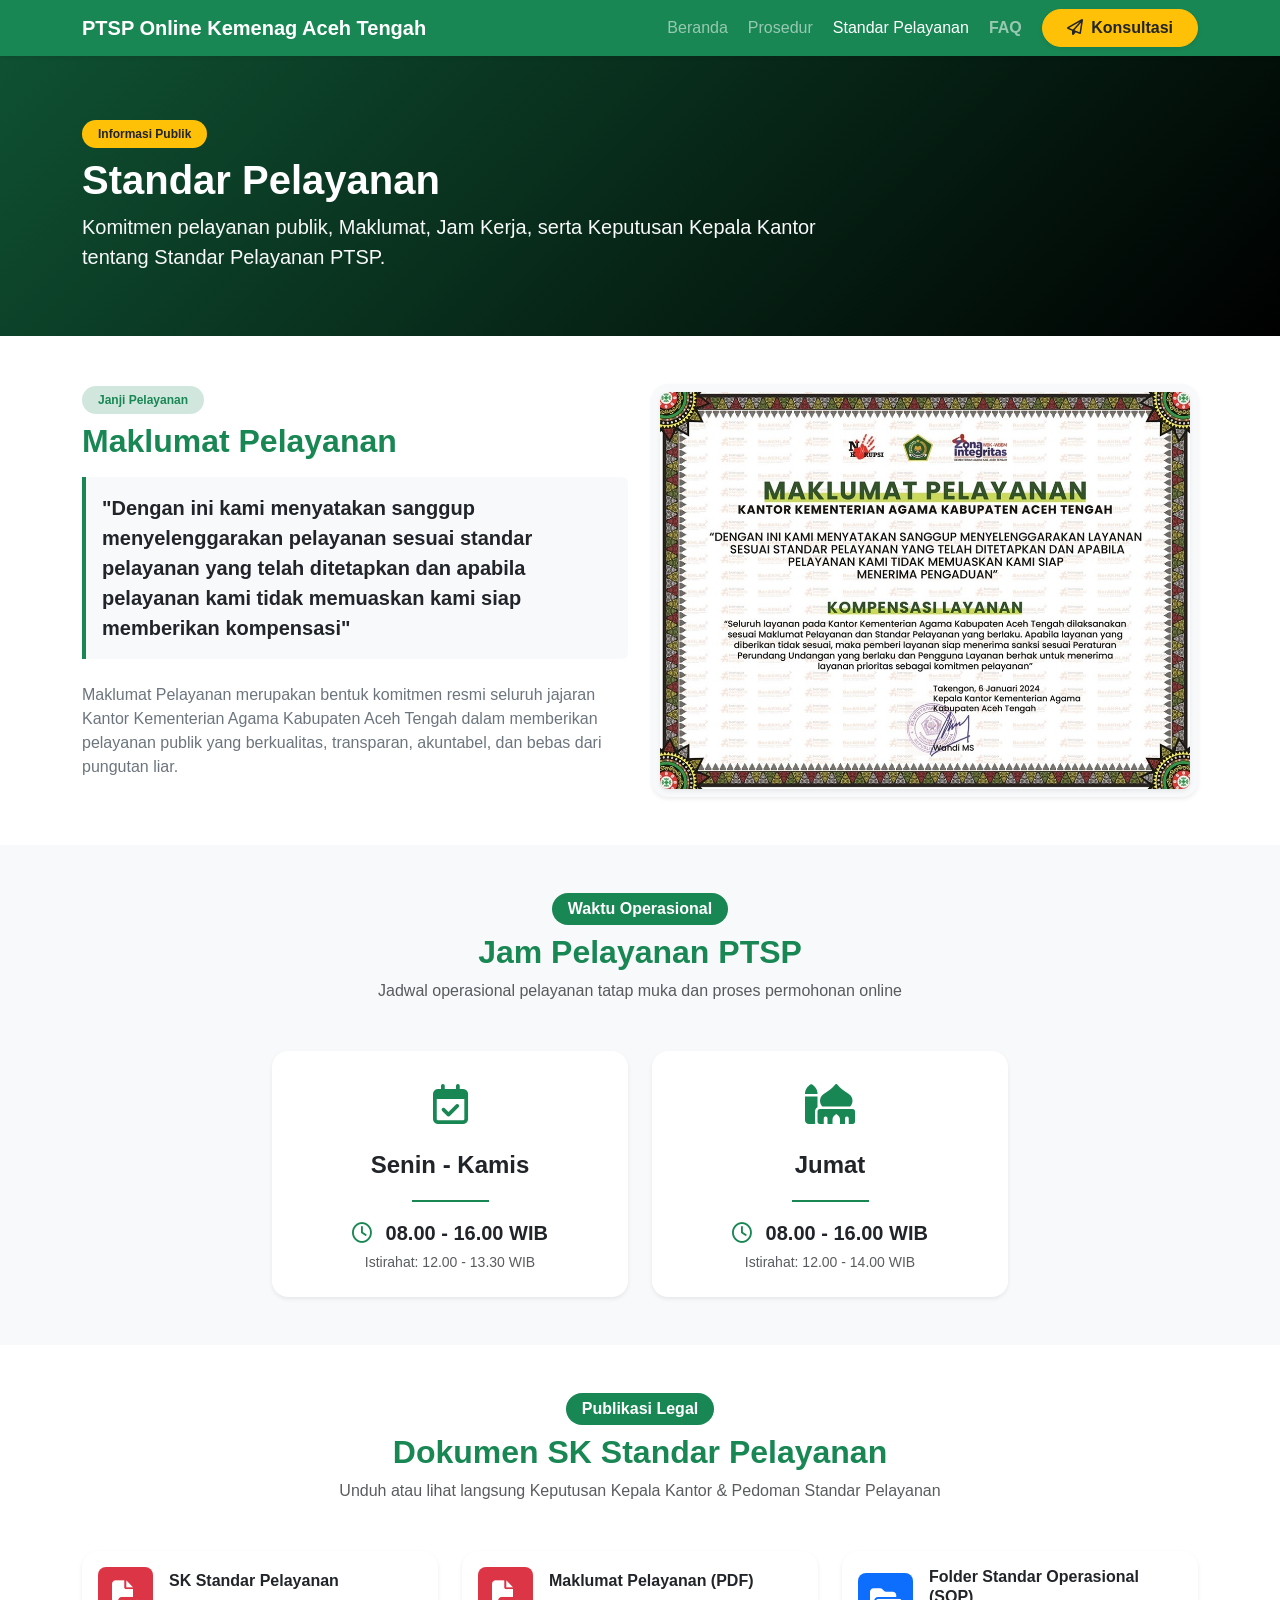
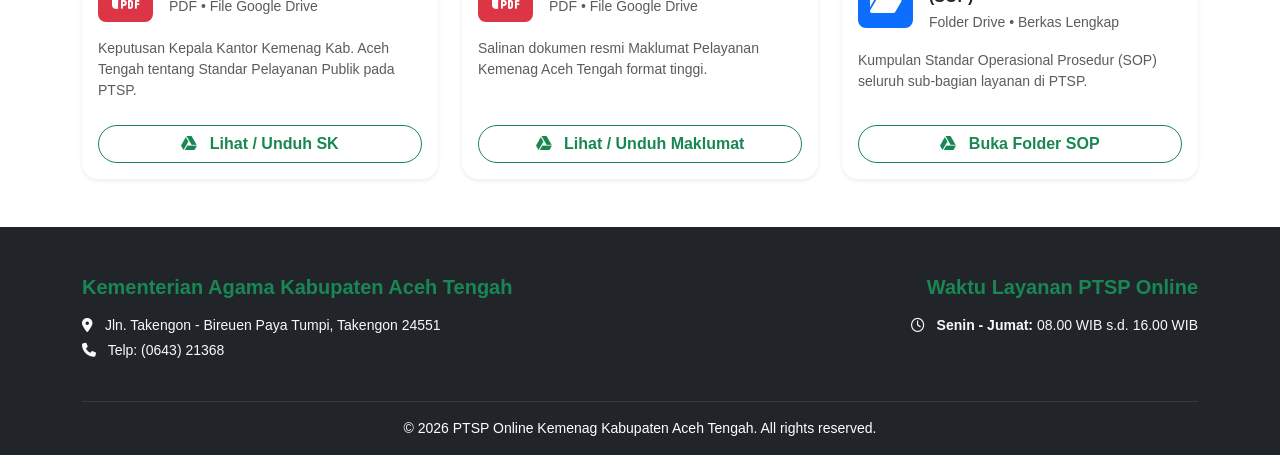
<file: standar-pelayanan.html>
<!DOCTYPE html>
<html lang="id">
<head>
    <meta charset="UTF-8">
    <meta name="viewport" content="width=device-width, initial-scale=1.0">
    <title>Standar Pelayanan - PTSP Online Kemenag Aceh Tengah</title>
    <link rel="icon" type="image/png" href="assets/img/logo-fav.png">

    <!-- Bootstrap 5 CDN -->
    <link href="https://cdn.jsdelivr.net/npm/bootstrap@5.3.3/dist/css/bootstrap.min.css" rel="stylesheet">
    <!-- FontAwesome CDN -->
    <link rel="stylesheet" href="https://cdnjs.cloudflare.com/ajax/libs/font-awesome/6.5.2/css/all.min.css">
    <!-- Custom CSS -->
    <link rel="stylesheet" href="css/style.css">
</head>
<body>

    <!-- NAVBAR (Dipanggil via JS) -->
    <div id="navbar-container"></div>

    <!-- HEADER PAGE SECTION -->
    <section class="bg-dark text-white py-5 position-relative" style="background: linear-gradient(135deg, #0f5132 0%, #000000 100%);">
        <div class="container py-3 text-center text-md-start">
            <div class="row align-items-center">
                <div class="col-md-8">
                    <span class="badge bg-warning text-dark mb-2 px-3 py-2 rounded-pill fw-bold">Informasi Publik</span>
                    <h1 class="fw-bold display-6 mb-2">Standar Pelayanan</h1>
                    <p class="text-light lead mb-0">Komitmen pelayanan publik, Maklumat, Jam Kerja, serta Keputusan Kepala Kantor tentang Standar Pelayanan PTSP.</p>
                </div>
                <div class="col-md-4 text-center text-md-end mt-4 mt-md-0">
                    
                </div>
            </div>
        </div>
    </section>

    <!-- MAKLUMAT PELAYANAN SECTION -->
    <section class="py-5 bg-white">
        <div class="container">
            <div class="row align-items-center g-4">
                <div class="col-lg-6">
                    <span class="badge bg-success-subtle text-success fw-bold px-3 py-2 rounded-pill mb-2">Janji Pelayanan</span>
                    <h2 class="fw-bold text-success mb-3">Maklumat Pelayanan</h2>
                    <blockquote class="blockquote fs-5 text-dark fw-semibold mb-4 border-start border-success border-4 ps-3 bg-light p-3 rounded-end">
                        "Dengan ini kami menyatakan sanggup menyelenggarakan pelayanan sesuai standar pelayanan yang telah ditetapkan dan apabila pelayanan kami tidak memuaskan kami siap memberikan kompensasi"
                    </blockquote>
                    <p class="text-secondary leading-relaxed">
                        Maklumat Pelayanan merupakan bentuk komitmen resmi seluruh jajaran Kantor Kementerian Agama Kabupaten Aceh Tengah dalam memberikan pelayanan publik yang berkualitas, transparan, akuntabel, dan bebas dari pungutan liar.
                    </p>
                </div>
                <div class="col-lg-6 text-center">
                    <div class="card border-0 shadow-sm p-2 rounded-4 bg-light">
                        <img src="assets/img/maklumat.jpeg" alt="Maklumat Pelayanan PTSP" class="img-fluid rounded-3 shadow-sm" onerror="this.src='https://via.placeholder.com/600x400?text=Poster+Maklumat+Pelayanan'">
                    </div>
                </div>
            </div>
        </div>
    </section>

    <!-- JAM PELAYANAN SECTION -->
    <section class="py-5 bg-light">
        <div class="container">
            <div class="text-center mb-5">
                <span class="badge bg-success mb-2 px-3 py-2 fs-6 rounded-pill">Waktu Operasional</span>
                <h2 class="fw-bold text-success">Jam Pelayanan PTSP</h2>
                <p class="text-muted">Jadwal operasional pelayanan tatap muka dan proses permohonan online</p>
            </div>

            <div class="row g-4 justify-content-center">
                <!-- Senin - Kamis -->
                <div class="col-md-5 col-lg-4">
                    <div class="card border-0 shadow-sm rounded-4 h-100 text-center p-4">
                        <div class="text-success mb-3 fs-1"><i class="fa-regular fa-calendar-check"></i></div>
                        <h4 class="fw-bold mb-1">Senin - Kamis</h4>
                        <hr class="w-25 mx-auto border-success border-2 opacity-100 my-3">
                        <p class="fs-5 fw-bold text-dark mb-1"><i class="fa-regular fa-clock me-2 text-success"></i> 08.00 - 16.00 WIB</p>
                        <small class="text-muted">Istirahat: 12.00 - 13.30 WIB</small>
                    </div>
                </div>

                <!-- Jumat -->
                <div class="col-md-5 col-lg-4">
                    <div class="card border-0 shadow-sm rounded-4 h-100 text-center p-4">
                        <div class="text-success mb-3 fs-1"><i class="fa-solid fa-mosque"></i></div>
                        <h4 class="fw-bold mb-1">Jumat</h4>
                        <hr class="w-25 mx-auto border-success border-2 opacity-100 my-3">
                        <p class="fs-5 fw-bold text-dark mb-1"><i class="fa-regular fa-clock me-2 text-success"></i> 08.00 - 16.00 WIB</p>
                        <small class="text-muted">Istirahat: 12.00 - 14.00 WIB</small>
                    </div>
                </div>
            </div>
        </div>
    </section>

    <!-- SK & DOKUMEN STANDAR PELAYANAN (GOOGLE DRIVE LINK) -->
    <section class="py-5 bg-white">
        <div class="container">
            <div class="text-center mb-5">
                <span class="badge bg-success mb-2 px-3 py-2 fs-6 rounded-pill">Publikasi Legal</span>
                <h2 class="fw-bold text-success">Dokumen SK Standar Pelayanan</h2>
                <p class="text-muted">Unduh atau lihat langsung Keputusan Kepala Kantor & Pedoman Standar Pelayanan</p>
            </div>

            <div class="row g-4 justify-content-center">
                <!-- Dokumen 1 -->
                <div class="col-md-6 col-lg-4">
                    <div class="card border-0 shadow-sm rounded-4 h-100 p-3 d-flex flex-column">
                        <div class="d-flex align-items-center gap-3 mb-3">
                            <div class="bg-danger text-white rounded-3 p-3 fs-3 d-flex align-items-center justify-content-center" style="width: 55px; height: 55px;">
                                <i class="fa-solid fa-file-pdf"></i>
                            </div>
                            <div>
                                <h6 class="fw-bold mb-1 text-dark">SK Standar Pelayanan</h6>
                                <small class="text-muted">PDF • File Google Drive</small>
                            </div>
                        </div>
                        <p class="text-muted small flex-grow-1">Keputusan Kepala Kantor Kemenag Kab. Aceh Tengah tentang Standar Pelayanan Publik pada PTSP.</p>
                        <!-- Ganti href dengan link Google Drive Bapak -->
                        <a href="https://drive.google.com/file/d/18grMfZBAYm0qeoTv5NnPPTQG5opLK9VP/view?usp=sharing" target="_blank" class="btn btn-outline-success fw-bold rounded-pill w-100 mt-2">
                            <i class="fa-brands fa-google-drive me-2"></i> Lihat / Unduh SK
                        </a>
                    </div>
                </div>

                <!-- Dokumen 2 -->
                <div class="col-md-6 col-lg-4">
                    <div class="card border-0 shadow-sm rounded-4 h-100 p-3 d-flex flex-column">
                        <div class="d-flex align-items-center gap-3 mb-3">
                            <div class="bg-danger text-white rounded-3 p-3 fs-3 d-flex align-items-center justify-content-center" style="width: 55px; height: 55px;">
                                <i class="fa-solid fa-file-pdf"></i>
                            </div>
                            <div>
                                <h6 class="fw-bold mb-1 text-dark">Maklumat Pelayanan (PDF)</h6>
                                <small class="text-muted">PDF • File Google Drive</small>
                            </div>
                        </div>
                        <p class="text-muted small flex-grow-1">Salinan dokumen resmi Maklumat Pelayanan Kemenag Aceh Tengah format tinggi.</p>
                        <!-- Ganti href dengan link Google Drive Bapak -->
                        <a href="https://drive.google.com/file/d/ISI_ID_FILE_DRIVE_DISINI/view?usp=sharing" target="_blank" class="btn btn-outline-success fw-bold rounded-pill w-100 mt-2">
                            <i class="fa-brands fa-google-drive me-2"></i> Lihat / Unduh Maklumat
                        </a>
                    </div>
                </div>

                <!-- Dokumen 3 (Opsional) -->
                <div class="col-md-6 col-lg-4">
                    <div class="card border-0 shadow-sm rounded-4 h-100 p-3 d-flex flex-column">
                        <div class="d-flex align-items-center gap-3 mb-3">
                            <div class="bg-primary text-white rounded-3 p-3 fs-3 d-flex align-items-center justify-content-center" style="width: 55px; height: 55px;">
                                <i class="fa-solid fa-folder-open"></i>
                            </div>
                            <div>
                                <h6 class="fw-bold mb-1 text-dark">Folder Standar Operasional (SOP)</h6>
                                <small class="text-muted">Folder Drive • Berkas Lengkap</small>
                            </div>
                        </div>
                        <p class="text-muted small flex-grow-1">Kumpulan Standar Operasional Prosedur (SOP) seluruh sub-bagian layanan di PTSP.</p>
                        <!-- Ganti href dengan link Folder Google Drive Bapak -->
                        <a href="https://drive.google.com/drive/folders/ISI_ID_FOLDER_DRIVE_DISINI?usp=sharing" target="_blank" class="btn btn-outline-success fw-bold rounded-pill w-100 mt-2">
                            <i class="fa-brands fa-google-drive me-2"></i> Buka Folder SOP
                        </a>
                    </div>
                </div>
            </div>
        </div>
    </section>

    <!-- FOOTER -->
    <footer class="bg-dark text-white pt-5 pb-3">
        <div class="container">
            <div class="row g-4 mb-4">
                <div class="col-md-6">
                    <h5 class="fw-bold text-success mb-3">Kementerian Agama Kabupaten Aceh Tengah</h5>
                    <p class="text-light small mb-1"><i class="fa-solid fa-location-dot me-2"></i> Jln. Takengon - Bireuen Paya Tumpi, Takengon 24551</p>
                    <p class="text-light small"><i class="fa-solid fa-phone me-2"></i> Telp: (0643) 21368</p>
                </div>
                <div class="col-md-6 text-md-end">
                    <h5 class="fw-bold text-success mb-3">Waktu Layanan PTSP Online</h5>
                    <p class="text-light small mb-0"><i class="fa-regular fa-clock me-2"></i> <strong>Senin - Jumat:</strong> 08.00 WIB s.d. 16.00 WIB</p>
                </div>
            </div>
            <hr class="border-secondary">
            <div class="text-center small">
                &copy; 2026 PTSP Online Kemenag Kabupaten Aceh Tengah. All rights reserved.
            </div>
        </div>
    </footer>

    <!-- PENAMPUNG MODAL KONSULTASI -->
    <div id="modal-container"></div>

    <!-- Bootstrap JS Bundle -->
    <script src="https://cdn.jsdelivr.net/npm/bootstrap@5.3.3/dist/js/bootstrap.bundle.min.js"></script>

    <!-- Script Pemanggil Komponen Navbar & Modal -->
    <script>
        // Load Navbar
        fetch('navbar.html')
            .then(response => response.text())
            .then(data => {
                document.getElementById('navbar-container').innerHTML = data;
                
                // Menandai menu 'Standar Pelayanan' sebagai aktif
                const navLinks = document.querySelectorAll('.nav-link');
                navLinks.forEach(link => link.classList.remove('active'));
                
                const currentLink = document.querySelector('a[href="standar-pelayanan.html"]');
                if(currentLink) currentLink.classList.add('active');
            });

        // Load Modal Konsultasi
        fetch('modal-konsultasi.html')
            .then(response => response.text())
            .then(data => {
                document.getElementById('modal-container').innerHTML = data;
            });
    </script>
</body>
</html>
</file>
<file: css/style.css>
/* Custom CSS PTSP Online */
body {
    font-family: 'Segoe UI', Tahoma, Geneva, Verdana, sans-serif;
}

/* Menghilangkan margin bawah bawaan gambar hero agar dempet dasar section */
#beranda img {
    margin-bottom: 0 !important;
    vertical-align: bottom;
}

/* Transisi halus saat tombol di-hover */
#beranda .btn {
    transition: all 0.2s ease-in-out;
}

#beranda .btn:hover {
    transform: translateY(-2px);
}

/* ============================================================
   PTSP ONLINE KEMENAG ACEH TENGAH - GLOBAL & CUSTOM STYLES
   ============================================================ */

/* ------------------------------------------------------------
   1. HERO HEADER STYLES
   ------------------------------------------------------------ */
.hero-form-umum {
    background: linear-gradient(135deg, #198754 0%, #0d5735 100%);
    color: #ffffff;
}

.hero-form-asn,
.hero-faq {
    background: linear-gradient(135deg, #064e3b 0%, #047857 100%);
    color: #ffffff;
}

/* ------------------------------------------------------------
   2. FORM EMBED CARD STYLES
   ------------------------------------------------------------ */
.form-card {
    border: none;
    border-radius: 16px;
    box-shadow: 0 10px 30px rgba(0, 0, 0, 0.08);
    overflow: hidden;
    background: #ffffff;
}

/* ------------------------------------------------------------
   3. ACCORDION FAQ STYLES (MIRIP DESAIN REFERENSI)
   ------------------------------------------------------------ */
.faq-card {
    border: 1px solid #e2e8f0;
    border-radius: 12px;
    background: #ffffff;
    transition: all 0.2s ease-in-out;
}

.faq-card:hover {
    box-shadow: 0 4px 12px rgba(0, 0, 0, 0.05);
}

.faq-button {
    background: transparent;
    border: none;
    width: 100%;
    text-align: left;
    padding: 18px 24px;
    font-weight: 600;
    color: #334155;
    display: flex;
    align-items: center;
    justify-content: space-between;
    gap: 12px;
    border-radius: 12px;
}

.faq-button:not(.collapsed) {
    color: #1e1b4b;
    background-color: #f8fafc;
    border-bottom-left-radius: 0;
    border-bottom-right-radius: 0;
}

.faq-icon-question {
    color: #0ea5e9; /* Warna ikon tanya biru muda */
    font-size: 1.25rem;
    flex-shrink: 0;
}

.faq-chevron {
    color: #64748b;
    transition: transform 0.2s ease;
}

.faq-button:not(.collapsed) .faq-chevron {
    transform: rotate(180deg);
}

.faq-body {
    padding: 20px 24px;
    color: #475569;
    font-size: 0.95rem;
    line-height: 1.6;
}
</file>
